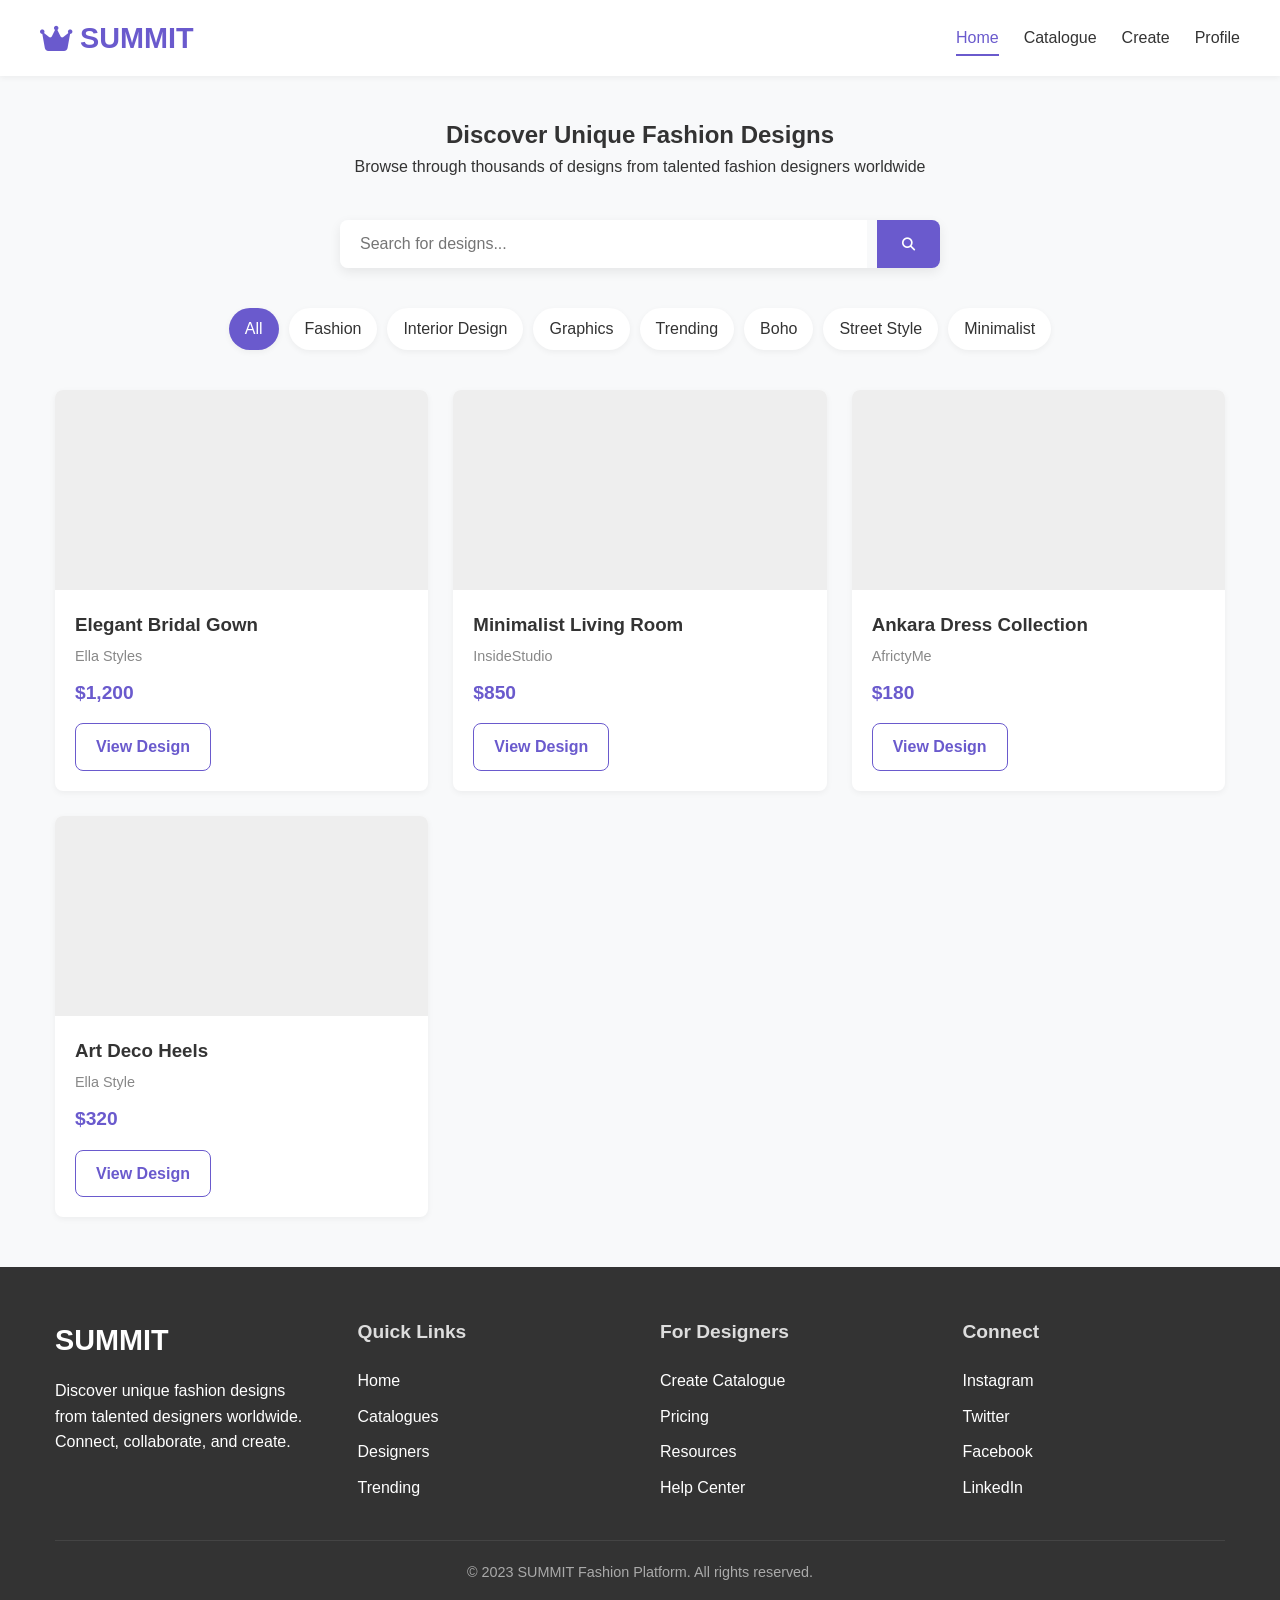
<file: index.html>
<!DOCTYPE html>
<html lang="en">
<head>
    <meta charset="UTF-8">
    <meta name="viewport" content="width=device-width, initial-scale=1.0">
    <title>Fashion Catalogue Platform</title>
    <link rel="stylesheet" href="https://cdnjs.cloudflare.com/ajax/libs/font-awesome/6.4.0/css/all.min.css">
    <link rel="stylesheet" href="styles.css">
</head>
<body>
    <!-- Header -->
    <header>
        <div class="container header-container">
            <div class="logo">
                <i class="fas fa-crown"></i>
                <a href="index.html">SUMMIT</a>
            </div>
            <nav>
                <ul>
                    <li><a href="index.html" class="nav-link active">Home</a></li>
                    <li><a href="catalogue.html" class="nav-link">Catalogue</a></li>
                    <li><a href="create-catalogue.html" class="nav-link">Create</a></li>
                    <li><a href="profile.html" class="nav-link">Profile</a></li>
                </ul>
            </nav>
            <div class="mobile-menu-btn">
                <i class="fas fa-bars"></i>
            </div>
        </div>
        <div class="mobile-nav">
            <ul>
                <li><a href="index.html" class="nav-link">Home</a></li>
                <li><a href="catalogue.html" class="nav-link">Catalogue</a></li>
                <li><a href="create-catalogue.html" class="nav-link">Create</a></li>
                <li><a href="profile.html" class="nav-link">Profile</a></li>
            </ul>
        </div>
    </header>

    <!-- Home Page -->
    <section id="home" class="">
        <div class="container">
            <div class="home-hero">
                <h1>Discover Unique Fashion Designs</h1>
                <p>Browse through thousands of designs from talented fashion designers worldwide</p>
            </div>

            <div class="search-container">
                <div class="search-bar">
                    <input type="text" placeholder="Search for designs...">
                    <button><i class="fas fa-search"></i></button>
                </div>
            </div>

            <div class="category-tabs">
                <div class="category-tab active">All</div>
                <div class="category-tab">Fashion</div>
                <div class="category-tab">Interior Design</div>
                <div class="category-tab">Graphics</div>
                <div class="category-tab">Trending</div>
                <div class="category-tab">Boho</div>
                <div class="category-tab">Street Style</div>
                <div class="category-tab">Minimalist</div>
            </div>

            <div class="designs-grid">
                <div class="card design-card">
                    <div class="design-image" style="background-image: url('https://images.unsplash.com/photo-1595777457583-95e059d581b8?ixlib=rb-1.2.1&auto=format&fit=crop&w=800&q=80');"></div>
                    <div class="design-info">
                        <h3 class="design-title">Elegant Bridal Gown</h3>
                        <p class="design-designer">Ella Styles</p>
                        <p class="design-price">$1,200</p>
                        <a href="catalogue.html" class="btn btn-outline">View Design</a>
                    </div>
                </div>

                <div class="card design-card">
                    <div class="design-image" style="background-image: url('https://images.unsplash.com/photo-1555041469-a586c61ea9bc?ixlib=rb-1.2.1&auto=format&fit=crop&w-800&q=80');"></div>
                    <div class="design-info">
                        <h3 class="design-title">Minimalist Living Room</h3>
                        <p class="design-designer">InsideStudio</p>
                        <p class="design-price">$850</p>
                        <a href="catalogue.html" class="btn btn-outline">View Design</a>
                    </div>
                </div>

                <div class="card design-card">
                    <div class="design-image" style="background-image: url('https://images.unsplash.com/photo-1572804013309-59a88b7e92f1?ixlib=rb-1.2.1&auto=format&fit=crop&w=800&q=80');"></div>
                    <div class="design-info">
                        <h3 class="design-title">Ankara Dress Collection</h3>
                        <p class="design-designer">AfrictyMe</p>
                        <p class="design-price">$180</p>
                        <a href="catalogue.html" class="btn btn-outline">View Design</a>
                    </div>
                </div>

                <div class="card design-card">
                    <div class="design-image" style="background-image: url('https://images.unsplash.com/photo-1586023492125-27b2c045efd7?ixlib=rb-1.2.1&auto=format&fit=crop&w=800&q=80');"></div>
                    <div class="design-info">
                        <h3 class="design-title">Art Deco Heels</h3>
                        <p class="design-designer">Ella Style</p>
                        <p class="design-price">$320</p>
                        <a href="catalogue.html" class="btn btn-outline">View Design</a>
                    </div>
                </div>
            </div>
        </div>
    </section>


    

    <!-- Footer -->
    <footer>
        <div class="container">
            <div class="footer-container">
                <div class="footer-section">
                    <div class="footer-logo">SUMMIT</div>
                    <p>Discover unique fashion designs from talented designers worldwide. Connect, collaborate, and create.</p>
                </div>
                <div class="footer-section">
                    <h3>Quick Links</h3>
                    <ul>
                        <li><a href="#">Home</a></li>
                        <li><a href="#">Catalogues</a></li>
                        <li><a href="#">Designers</a></li>
                        <li><a href="#">Trending</a></li>
                    </ul>
                </div>
                <div class="footer-section">
                    <h3>For Designers</h3>
                    <ul>
                        <li><a href="#">Create Catalogue</a></li>
                        <li><a href="#">Pricing</a></li>
                        <li><a href="#">Resources</a></li>
                        <li><a href="#">Help Center</a></li>
                    </ul>
                </div>
                <div class="footer-section">
                    <h3>Connect</h3>
                    <ul>
                        <li><a href="#">Instagram</a></li>
                        <li><a href="#">Twitter</a></li>
                        <li><a href="#">Facebook</a></li>
                        <li><a href="#">LinkedIn</a></li>
                    </ul>
                </div>
            </div>
            <div class="copyright">
                &copy; 2023 SUMMIT Fashion Platform. All rights reserved.
            </div>
        </div>
    </footer>

    <script src="scripts.js"></script>
</body>
</html>
</file>
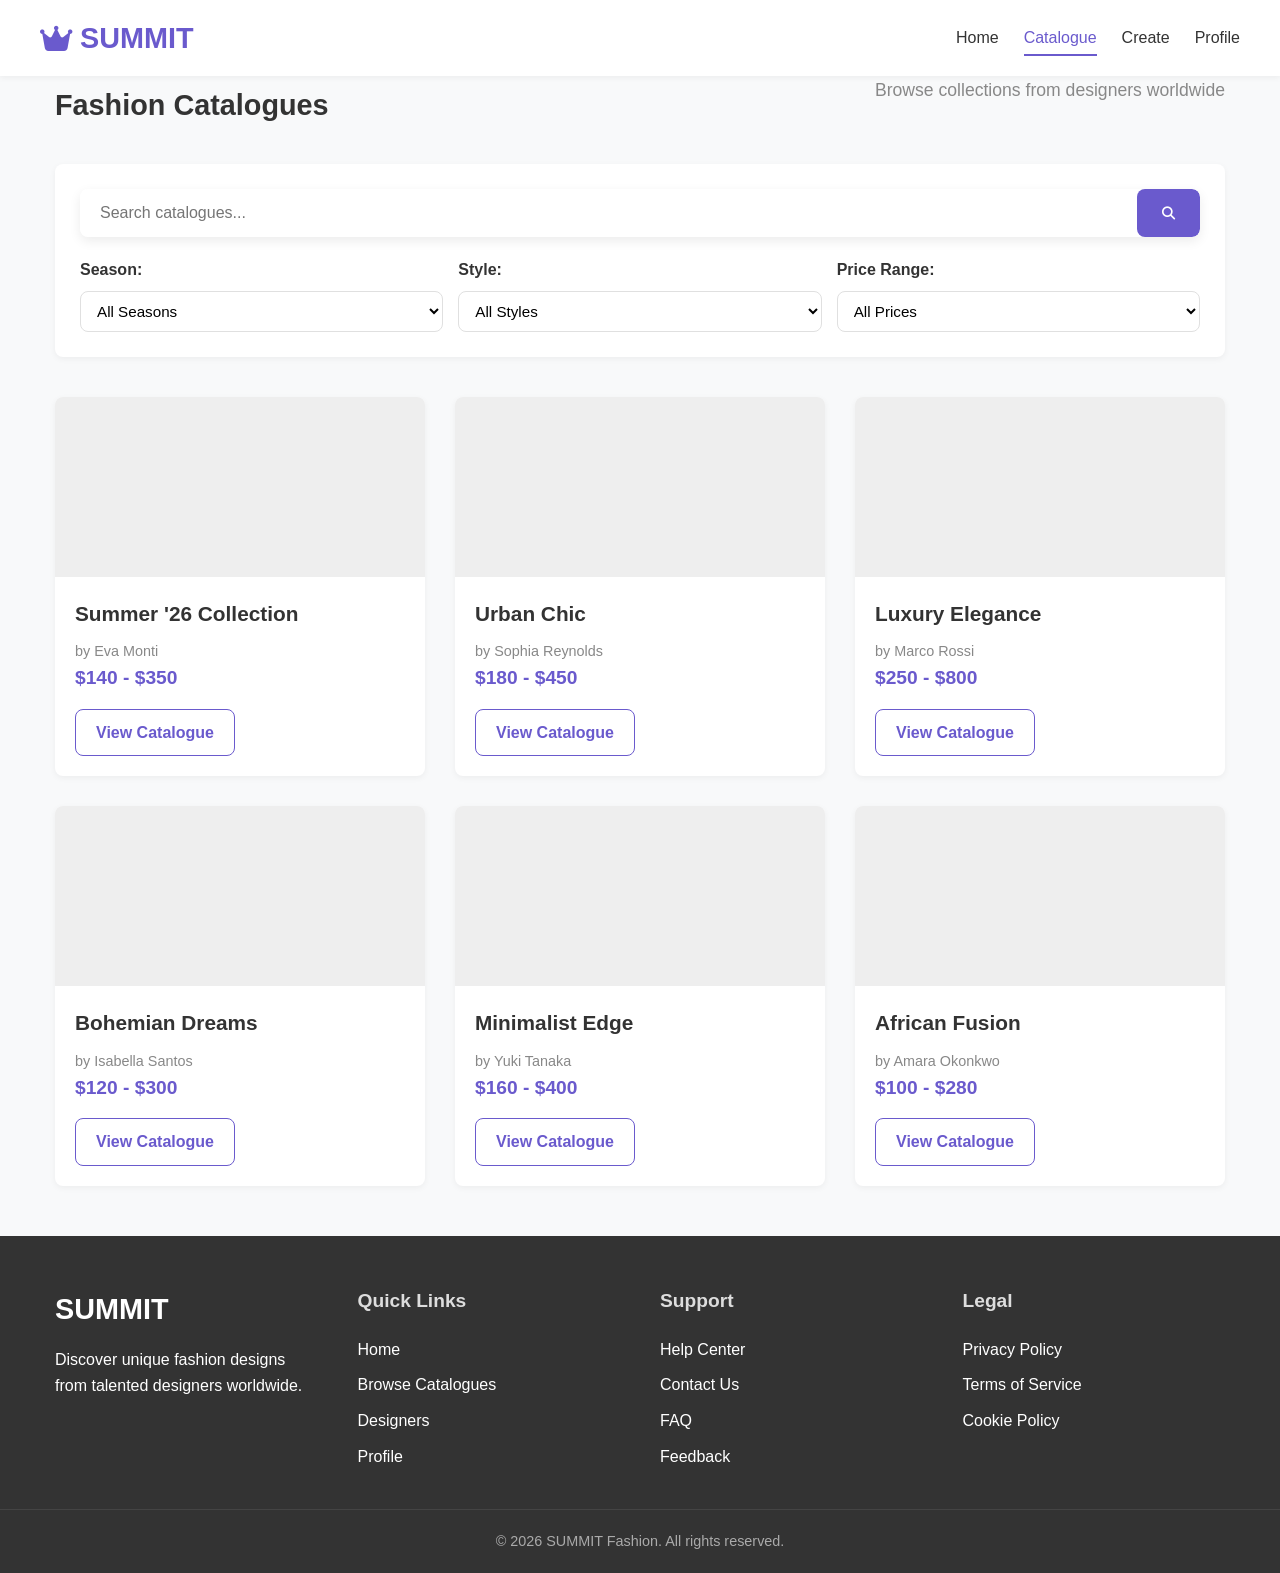
<file: catalogue.html>
<!DOCTYPE html>
<html lang="en">
<head>
    <meta charset="UTF-8">
    <meta name="viewport" content="width=device-width, initial-scale=1.0">
    <title>Browse Catalogues - SUMMIT</title>
    <link rel="stylesheet" href="https://cdnjs.cloudflare.com/ajax/libs/font-awesome/6.4.0/css/all.min.css">
    <link rel="stylesheet" href="styles.css">
</head>
<body>
    <!-- Header -->
    <header>
        <div class="container header-container">
            <div class="logo">
                <i class="fas fa-crown"></i>
                <a href="index.html">SUMMIT</a>
            </div>
            <nav>
                <ul>
                    <li><a href="index.html" class="nav-link">Home</a></li>
                    <li><a href="catalogue.html" class="nav-link active">Catalogue</a></li>
                    <li><a href="create-catalogue.html" class="nav-link">Create</a></li>
                    <li><a href="profile.html" class="nav-link">Profile</a></li>
                </ul>
            </nav>
            <div class="mobile-menu-btn">
                <i class="fas fa-bars"></i>
            </div>
        </div>
        <div class="mobile-nav">
            <ul>
                <li><a href="index.html" class="nav-link">Home</a></li>
                <li><a href="catalogue.html" class="nav-link">Catalogue</a></li>
                <li><a href="create-catalogue.html" class="nav-link">Create</a></li>
                <li><a href="profile.html" class="nav-link">Profile</a></li>
            </ul>
        </div>
    </header>

    <!-- Catalogues Browsing Page -->
    <section id="catalogues" class="page">
        <div class="container">
            <div class="section-header">
                <h1 class="section-title">Fashion Catalogues</h1>
                <p class="section-subtitle">Browse collections from designers worldwide</p>
            </div>

            <!-- Search and Filter -->
            <div class="search-filter-container">
                <div class="search-bar">
                    <input type="text" placeholder="Search catalogues..." class="search-input">
                    <button class="btn btn-primary"><i class="fas fa-search"></i></button>
                </div>
                
                <div class="filter-options">
                    <div class="filter-group">
                        <label for="seasonFilter">Season:</label>
                        <select id="seasonFilter" class="form-control">
                            <option value="">All Seasons</option>
                            <option value="spring">Spring</option>
                            <option value="summer">Summer</option>
                            <option value="fall">Fall</option>
                            <option value="winter">Winter</option>
                        </select>
                    </div>

                    <div class="filter-group">
                        <label for="styleFilter">Style:</label>
                        <select id="styleFilter" class="form-control">
                            <option value="">All Styles</option>
                            <option value="casual">Casual</option>
                            <option value="formal">Formal</option>
                            <option value="boho">Boho</option>
                            <option value="sporty">Sporty</option>
                            <option value="vintage">Vintage</option>
                        </select>
                    </div>

                    <div class="filter-group">
                        <label for="priceFilter">Price Range:</label>
                        <select id="priceFilter" class="form-control">
                            <option value="">All Prices</option>
                            <option value="0-200">$0 - $200</option>
                            <option value="200-500">$200 - $500</option>
                            <option value="500-1000">$500 - $1000</option>
                            <option value="1000">$1000+</option>
                        </select>
                    </div>
                </div>
            </div>

            <!-- Catalogues Grid -->
            <div class="catalogues-grid">
                <!-- Catalogue 1 -->
                <div class="card catalogue-card">
                    <div class="catalogue-card-image" style="background-image: url('https://images.unsplash.com/photo-1515886657613-9f3515b0c78f?ixlib=rb-1.2.1&auto=format&fit=crop&w=800&q=80');"></div>
                    <div class="catalogue-card-info">
                        <h3 class="catalogue-card-title">Summer '26 Collection</h3>
                        <p class="catalogue-card-count">by Eva Monti</p>
                        <p class="design-price">$140 - $350</p>
                        <a href="design-detail.html" class="btn btn-outline">View Catalogue</a>
                    </div>
                </div>

                <!-- Catalogue 2 -->
                <div class="card catalogue-card">
                    <div class="catalogue-card-image" style="background-image: url('https://images.unsplash.com/photo-1515744967553-2e0905bcad38?ixlib=rb-1.2.1&auto=format&fit=crop&w=800&q=80');"></div>
                    <div class="catalogue-card-info">
                        <h3 class="catalogue-card-title">Urban Chic</h3>
                        <p class="catalogue-card-count">by Sophia Reynolds</p>
                        <p class="design-price">$180 - $450</p>
                        <a href="design-detail.html" class="btn btn-outline">View Catalogue</a>
                    </div>
                </div>

                <!-- Catalogue 3 -->
                <div class="card catalogue-card">
                    <div class="catalogue-card-image" style="background-image: url('https://images.unsplash.com/photo-1594938298603-c8148c4dae35?ixlib=rb-1.2.1&auto=format&fit=crop&w=800&q=80');"></div>
                    <div class="catalogue-card-info">
                        <h3 class="catalogue-card-title">Luxury Elegance</h3>
                        <p class="catalogue-card-count">by Marco Rossi</p>
                        <p class="design-price">$250 - $800</p>
                        <a href="design-detail.html" class="btn btn-outline">View Catalogue</a>
                    </div>
                </div>

                <!-- Catalogue 4 -->
                <div class="card catalogue-card">
                    <div class="catalogue-card-image" style="background-image: url('https://images.unsplash.com/photo-1508164185886-e2b12e0ad2d6?ixlib=rb-1.2.1&auto=format&fit=crop&w=800&q=80');"></div>
                    <div class="catalogue-card-info">
                        <h3 class="catalogue-card-title">Bohemian Dreams</h3>
                        <p class="catalogue-card-count">by Isabella Santos</p>
                        <p class="design-price">$120 - $300</p>
                        <a href="design-detail.html" class="btn btn-outline">View Catalogue</a>
                    </div>
                </div>

                <!-- Catalogue 5 -->
                <div class="card catalogue-card">
                    <div class="catalogue-card-image" style="background-image: url('https://images.unsplash.com/photo-1591047139829-d91aecb6caea?ixlib=rb-1.2.1&auto=format&fit=crop&w=800&q=80');"></div>
                    <div class="catalogue-card-info">
                        <h3 class="catalogue-card-title">Minimalist Edge</h3>
                        <p class="catalogue-card-count">by Yuki Tanaka</p>
                        <p class="design-price">$160 - $400</p>
                        <a href="design-detail.html" class="btn btn-outline">View Catalogue</a>
                    </div>
                </div>

                <!-- Catalogue 6 -->
                <div class="card catalogue-card">
                    <div class="catalogue-card-image" style="background-image: url('https://images.unsplash.com/photo-1556821552-107d89abc5ed?ixlib=rb-1.2.1&auto=format&fit=crop&w=800&q=80');"></div>
                    <div class="catalogue-card-info">
                        <h3 class="catalogue-card-title">African Fusion</h3>
                        <p class="catalogue-card-count">by Amara Okonkwo</p>
                        <p class="design-price">$100 - $280</p>
                        <a href="design-detail.html" class="btn btn-outline">View Catalogue</a>
                    </div>
                </div>
            </div>
        </div>
    </section>

    <!-- Footer -->
    <footer>
        <div class="container footer-container">
            <div class="footer-section">
                <div class="footer-logo">SUMMIT</div>
                <p>Discover unique fashion designs from talented designers worldwide.</p>
            </div>

            <div class="footer-section">
                <h3>Quick Links</h3>
                <ul>
                    <li><a href="index.html">Home</a></li>
                    <li><a href="catalogue.html">Browse Catalogues</a></li>
                    <li><a href="designers.html">Designers</a></li>
                    <li><a href="profile.html">Profile</a></li>
                </ul>
            </div>

            <div class="footer-section">
                <h3>Support</h3>
                <ul>
                    <li><a href="#">Help Center</a></li>
                    <li><a href="#">Contact Us</a></li>
                    <li><a href="#">FAQ</a></li>
                    <li><a href="#">Feedback</a></li>
                </ul>
            </div>

            <div class="footer-section">
                <h3>Legal</h3>
                <ul>
                    <li><a href="#">Privacy Policy</a></li>
                    <li><a href="#">Terms of Service</a></li>
                    <li><a href="#">Cookie Policy</a></li>
                </ul>
            </div>
        </div>

        <div class="copyright">
            <p>&copy; 2026 SUMMIT Fashion. All rights reserved.</p>
        </div>
    </footer>

    <script src="scripts.js"></script>
</body>
</html>
</file>
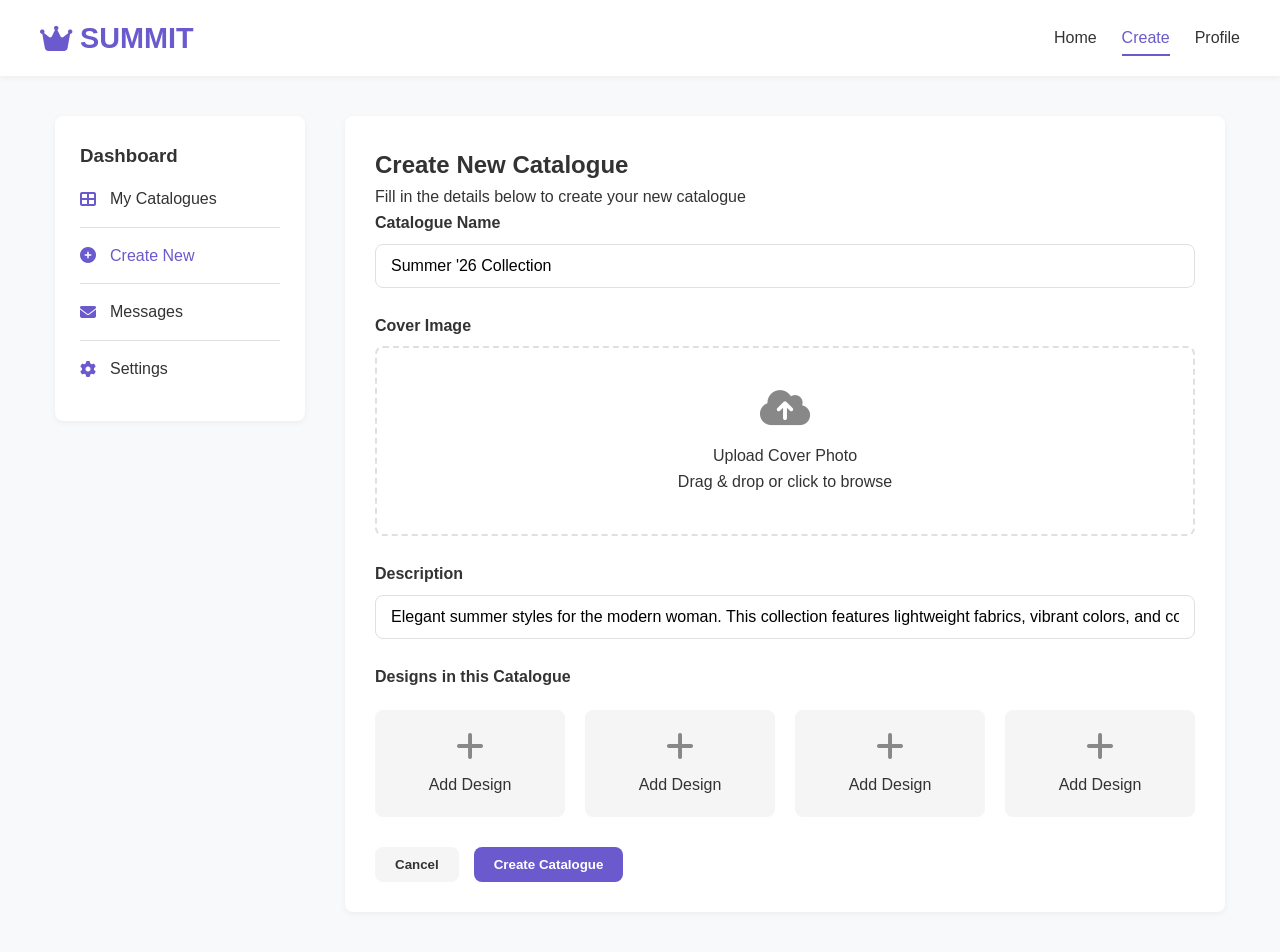
<file: create-catalogue.html>
<!DOCTYPE html>
<html lang="en">
<head>
    <meta charset="UTF-8">
    <meta name="viewport" content="width=device-width, initial-scale=1.0">
    <title>Create Catalogue</title>
    <link rel="stylesheet" href="https://cdnjs.cloudflare.com/ajax/libs/font-awesome/6.4.0/css/all.min.css">
    <link rel="stylesheet" href="styles.css">
</head>
<body>
    <header>
        <div class="container header-container">
            <div class="logo">
                <i class="fas fa-crown"></i>
                <a href="index.html">SUMMIT</a>
            </div>
            <nav>
                <ul>
                    <li><a href="index.html" class="nav-link">Home</a></li>
                    <li><a href="create-catalogue.html" class="nav-link active">Create</a></li>
                    <li><a href="profile.html" class="nav-link">Profile</a></li>
                </ul>
            </nav>
            <div class="mobile-menu-btn">
                <i class="fas fa-bars"></i>
            </div>
        </div>
        <div class="mobile-nav">
            <ul>
                <li><a href="index.html" class="nav-link">Home</a></li>
                <li><a href="catalogue.html" class="nav-link">Catalogue</a></li>
                <li><a href="create-catalogue.html" class="nav-link active">Create</a></li>
                <li><a href="profile.html" class="nav-link">Profile</a></li>
            </ul>
        </div>
    </header>
    <!-- Create Catalogue Page -->
    <section id="create-catalogue" class="page">
        <div class="container">
            <div class="create-catalogue-container">
                <div class="dashboard-sidebar">
                    <h3>Dashboard</h3>
                    <ul>
                        <li><a href="#"><i class="fas fa-th-large"></i> My Catalogues</a></li>
                        <li><a href="#" class="active"><i class="fas fa-plus-circle"></i> Create New</a></li>
                        <li><a href="#"><i class="fas fa-envelope"></i> Messages</a></li>
                        <li><a href="#"><i class="fas fa-cog"></i> Settings</a></li>
                    </ul>
                </div>

                <div class="create-form">
                    <h2>Create New Catalogue</h2>
                    <p>Fill in the details below to create your new catalogue</p>

                    <form id="createCatalogueForm">
                        <div class="form-group">
                            <label for="catalogueName">Catalogue Name</label>
                            <input type="text" id="catalogueName" class="form-control" value="Summer '26 Collection" placeholder="Enter catalogue name">
                        </div>

                        <div class="form-group">
                            <label for="coverImage">Cover Image</label>
                            <div class="upload-area" id="coverImageUpload">
                                <i class="fas fa-cloud-upload-alt"></i>
                                <p>Upload Cover Photo</p>
                                <p class="small-text">Drag & drop or click to browse</p>
                            </div>
                            <input type="file" id="coverImage" class="form-control image-input" accept="image/*" style="display: none;">
                        </div>

                        <div class="form-group">
                            <label for="description">Description</label>
                            <input type="text" id="description" class="form-control" placeholder="Describe your catalogue..." value="Elegant summer styles for the modern woman. This collection features lightweight fabrics, vibrant colors, and contemporary silhouettes perfect for warm weather occasions.">
                        </div>

                        <div class="form-group">
                            <label>Designs in this Catalogue</label>
                            <div class="designs-list">
                                <div class="design-item" id="design1Upload">
                                    <i class="fas fa-plus"></i>
                                    <p>Add Design</p>
                                </div>
                                <div class="design-item" id="design2Upload">
                                    <i class="fas fa-plus"></i>
                                    <p>Add Design</p>
                                </div>
                                <div class="design-item" id="design3Upload">
                                    <i class="fas fa-plus"></i>
                                    <p>Add Design</p>
                                </div>
                                <div class="design-item" id="design4Upload">
                                    <i class="fas fa-plus"></i>
                                    <p>Add Design</p>
                                </div>
                            </div>
                            <input type="file" id="design1" class="form-control image-input" accept="image/*" style="display: none;">
                            <input type="file" id="design2" class="form-control image-input" accept="image/*" style="display: none;">
                            <input type="file" id="design3" class="form-control image-input" accept="image/*" style="display: none;">
                            <input type="file" id="design4" class="form-control image-input" accept="image/*" style="display: none;">
                        </div>

                        <div class="form-actions">
                            <button type="button" class="btn btn-light">Cancel</button>
                            <button type="submit" class="btn btn-primary">Create Catalogue</button>
                        </div>
                    </form>
                </div>
            </div>
        </div>
    </section>
    <script src="scripts.js"></script>
</body>
</html>
</file>
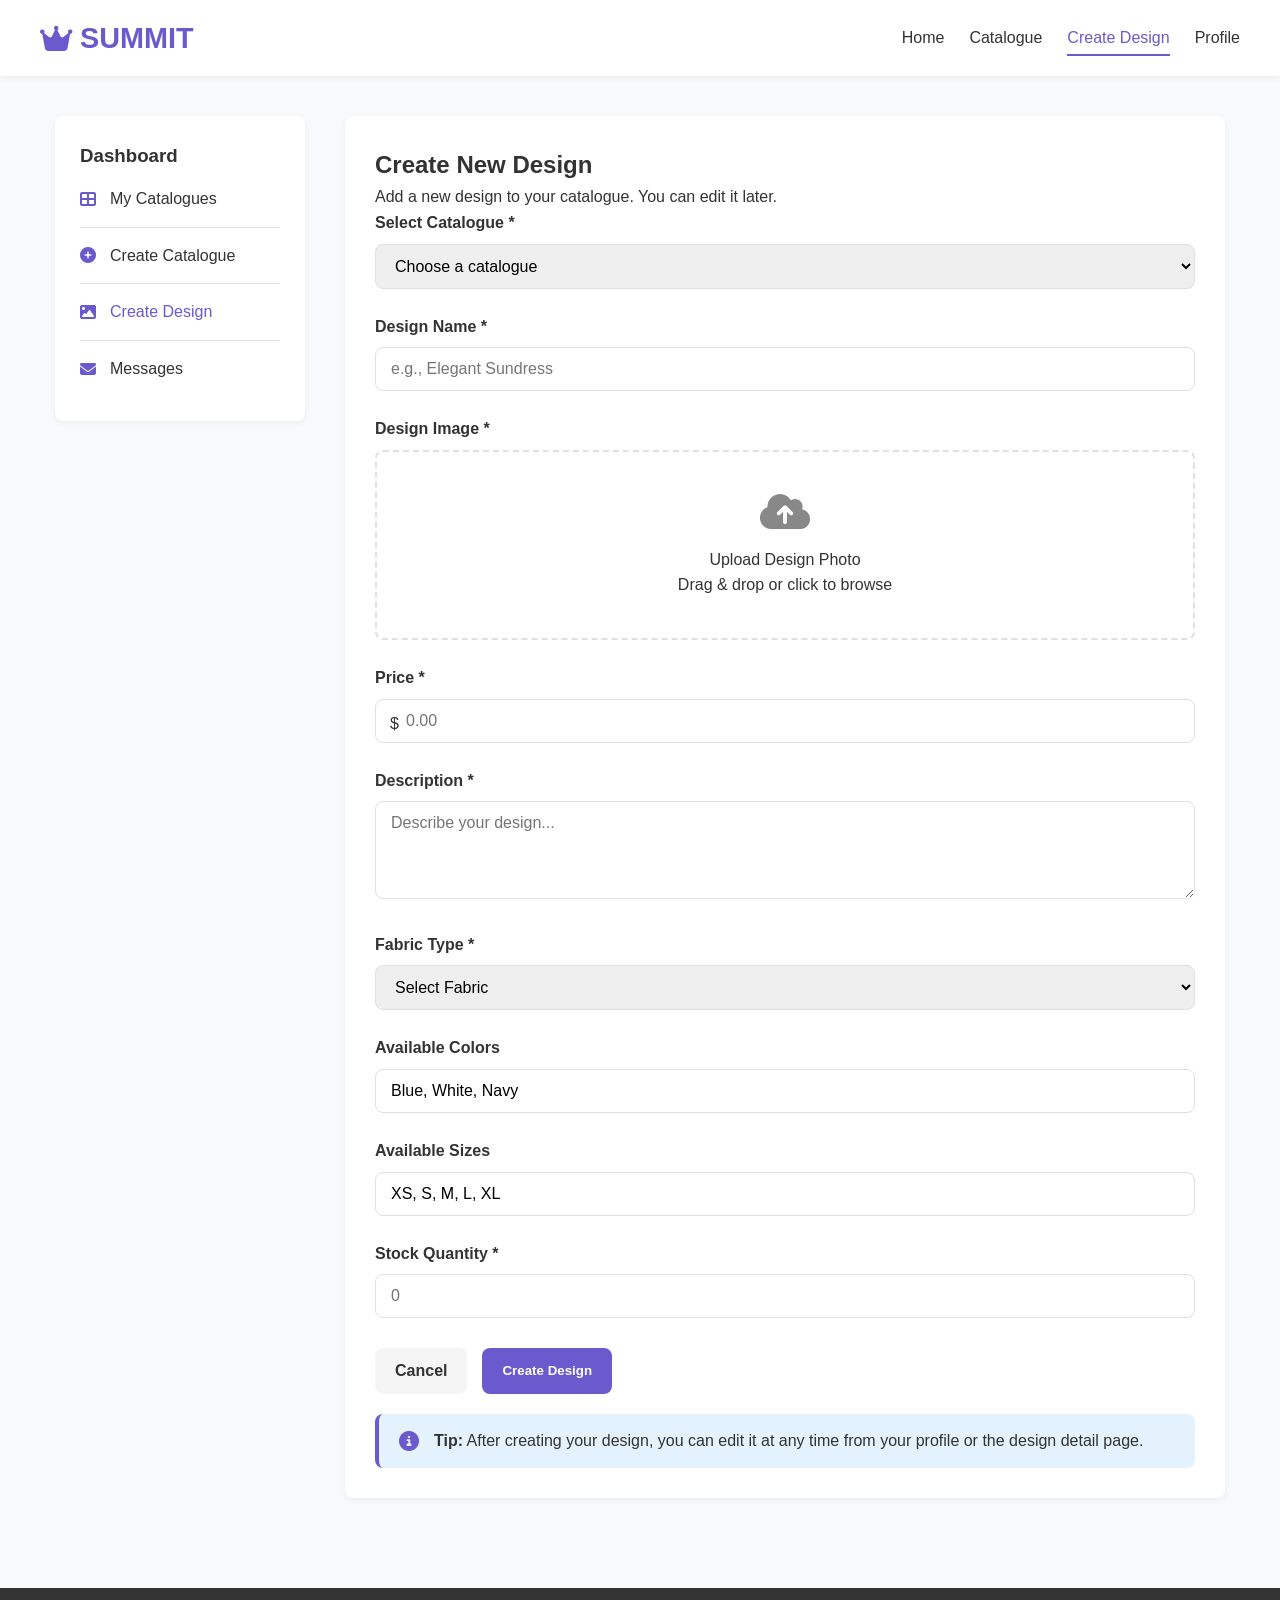
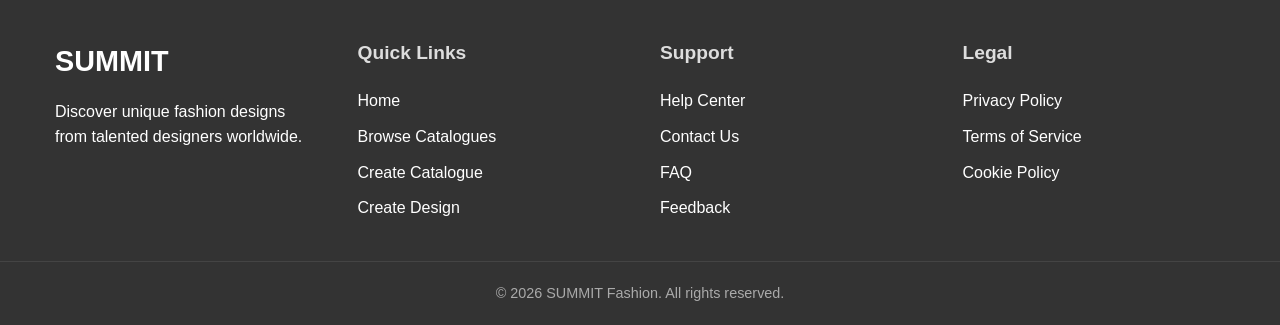
<file: create-design.html>
<!DOCTYPE html>
<html lang="en">
<head>
    <meta charset="UTF-8">
    <meta name="viewport" content="width=device-width, initial-scale=1.0">
    <title>Create Design - SUMMIT</title>
    <link rel="stylesheet" href="https://cdnjs.cloudflare.com/ajax/libs/font-awesome/6.4.0/css/all.min.css">
    <link rel="stylesheet" href="styles.css">
</head>
<body>
    <header>
        <div class="container header-container">
            <div class="logo">
                <i class="fas fa-crown"></i>
                <a href="index.html">SUMMIT</a>
            </div>
            <nav>
                <ul>
                    <li><a href="index.html" class="nav-link">Home</a></li>
                    <li><a href="catalogue.html" class="nav-link">Catalogue</a></li>
                    <li><a href="create-design.html" class="nav-link active">Create Design</a></li>
                    <li><a href="profile.html" class="nav-link">Profile</a></li>
                </ul>
            </nav>
            <div class="mobile-menu-btn">
                <i class="fas fa-bars"></i>
            </div>
        </div>
        <div class="mobile-nav">
            <ul>
                <li><a href="index.html" class="nav-link">Home</a></li>
                <li><a href="catalogue.html" class="nav-link">Catalogue</a></li>
                <li><a href="create-design.html" class="nav-link active">Create Design</a></li>
                <li><a href="profile.html" class="nav-link">Profile</a></li>
            </ul>
        </div>
    </header>

    <!-- Create Design Page -->
    <section id="create-design" class="page">
        <div class="container">
            <div class="create-catalogue-container">
                <div class="dashboard-sidebar">
                    <h3>Dashboard</h3>
                    <ul>
                        <li><a href="profile.html"><i class="fas fa-th-large"></i> My Catalogues</a></li>
                        <li><a href="create-catalogue.html"><i class="fas fa-plus-circle"></i> Create Catalogue</a></li>
                        <li><a href="create-design.html" class="active"><i class="fas fa-image"></i> Create Design</a></li>
                        <li><a href="profile.html"><i class="fas fa-envelope"></i> Messages</a></li>
                    </ul>
                </div>

                <div class="create-form">
                    <h2>Create New Design</h2>
                    <p>Add a new design to your catalogue. You can edit it later.</p>

                    <form id="createDesignForm">
                        <div class="form-group">
                            <label for="selectCatalogue">Select Catalogue *</label>
                            <select id="selectCatalogue" class="form-control" required>
                                <option value="">Choose a catalogue</option>
                                <option value="summer26">Summer '26 Collection</option>
                                <option value="spring26">Spring '26 Collection</option>
                                <option value="winter25">Winter '25 Collection</option>
                            </select>
                        </div>

                        <div class="form-group">
                            <label for="designName">Design Name *</label>
                            <input type="text" id="designName" class="form-control" placeholder="e.g., Elegant Sundress" required>
                        </div>

                        <div class="form-group">
                            <label for="designImage">Design Image *</label>
                            <div class="upload-area" id="designImageUpload">
                                <i class="fas fa-cloud-upload-alt"></i>
                                <p>Upload Design Photo</p>
                                <p class="small-text">Drag & drop or click to browse</p>
                            </div>
                            <input type="file" id="designImage" class="form-control image-input" accept="image/*" style="display: none;">
                        </div>

                        <div class="form-group">
                            <label for="price">Price *</label>
                            <div style="position: relative;">
                                <span style="position: absolute; left: 15px; top: 12px; font-size: 16px;">$</span>
                                <input type="number" id="price" class="form-control" style="padding-left: 30px;" placeholder="0.00" step="0.01" required>
                            </div>
                        </div>

                        <div class="form-group">
                            <label for="designDescription">Description *</label>
                            <textarea id="designDescription" class="form-control" rows="4" placeholder="Describe your design..." required></textarea>
                        </div>

                        <div class="form-group">
                            <label for="fabric">Fabric Type *</label>
                            <select id="fabric" class="form-control" required>
                                <option value="">Select Fabric</option>
                                <option value="cotton">Cotton</option>
                                <option value="silk">Silk</option>
                                <option value="linen">Linen</option>
                                <option value="polyester">Polyester</option>
                                <option value="wool">Wool</option>
                                <option value="blend">Blend</option>
                            </select>
                        </div>

                        <div class="form-group">
                            <label for="colors">Available Colors</label>
                            <input type="text" id="colors" class="form-control" placeholder="e.g., Blue, White, Navy (comma-separated)" value="Blue, White, Navy">
                        </div>

                        <div class="form-group">
                            <label for="sizes">Available Sizes</label>
                            <input type="text" id="sizes" class="form-control" placeholder="e.g., XS, S, M, L, XL (comma-separated)" value="XS, S, M, L, XL">
                        </div>

                        <div class="form-group">
                            <label for="quantity">Stock Quantity *</label>
                            <input type="number" id="quantity" class="form-control" placeholder="0" min="0" required>
                        </div>

                        <div class="form-actions">
                            <a href="profile.html" class="btn btn-light">Cancel</a>
                            <button type="submit" class="btn btn-primary">Create Design</button>
                        </div>
                    </form>

                    <div class="info-box">
                        <i class="fas fa-info-circle"></i>
                        <p><strong>Tip:</strong> After creating your design, you can edit it at any time from your profile or the design detail page.</p>
                    </div>
                </div>
            </div>
        </div>
    </section>

    <!-- Footer -->
    <footer>
        <div class="container footer-container">
            <div class="footer-section">
                <div class="footer-logo">SUMMIT</div>
                <p>Discover unique fashion designs from talented designers worldwide.</p>
            </div>

            <div class="footer-section">
                <h3>Quick Links</h3>
                <ul>
                    <li><a href="index.html">Home</a></li>
                    <li><a href="catalogue.html">Browse Catalogues</a></li>
                    <li><a href="create-catalogue.html">Create Catalogue</a></li>
                    <li><a href="create-design.html">Create Design</a></li>
                </ul>
            </div>

            <div class="footer-section">
                <h3>Support</h3>
                <ul>
                    <li><a href="#">Help Center</a></li>
                    <li><a href="#">Contact Us</a></li>
                    <li><a href="#">FAQ</a></li>
                    <li><a href="#">Feedback</a></li>
                </ul>
            </div>

            <div class="footer-section">
                <h3>Legal</h3>
                <ul>
                    <li><a href="#">Privacy Policy</a></li>
                    <li><a href="#">Terms of Service</a></li>
                    <li><a href="#">Cookie Policy</a></li>
                </ul>
            </div>
        </div>

        <div class="copyright">
            <p>&copy; 2026 SUMMIT Fashion. All rights reserved.</p>
        </div>
    </footer>

    <script src="scripts.js"></script>
</body>
</html>
</file>
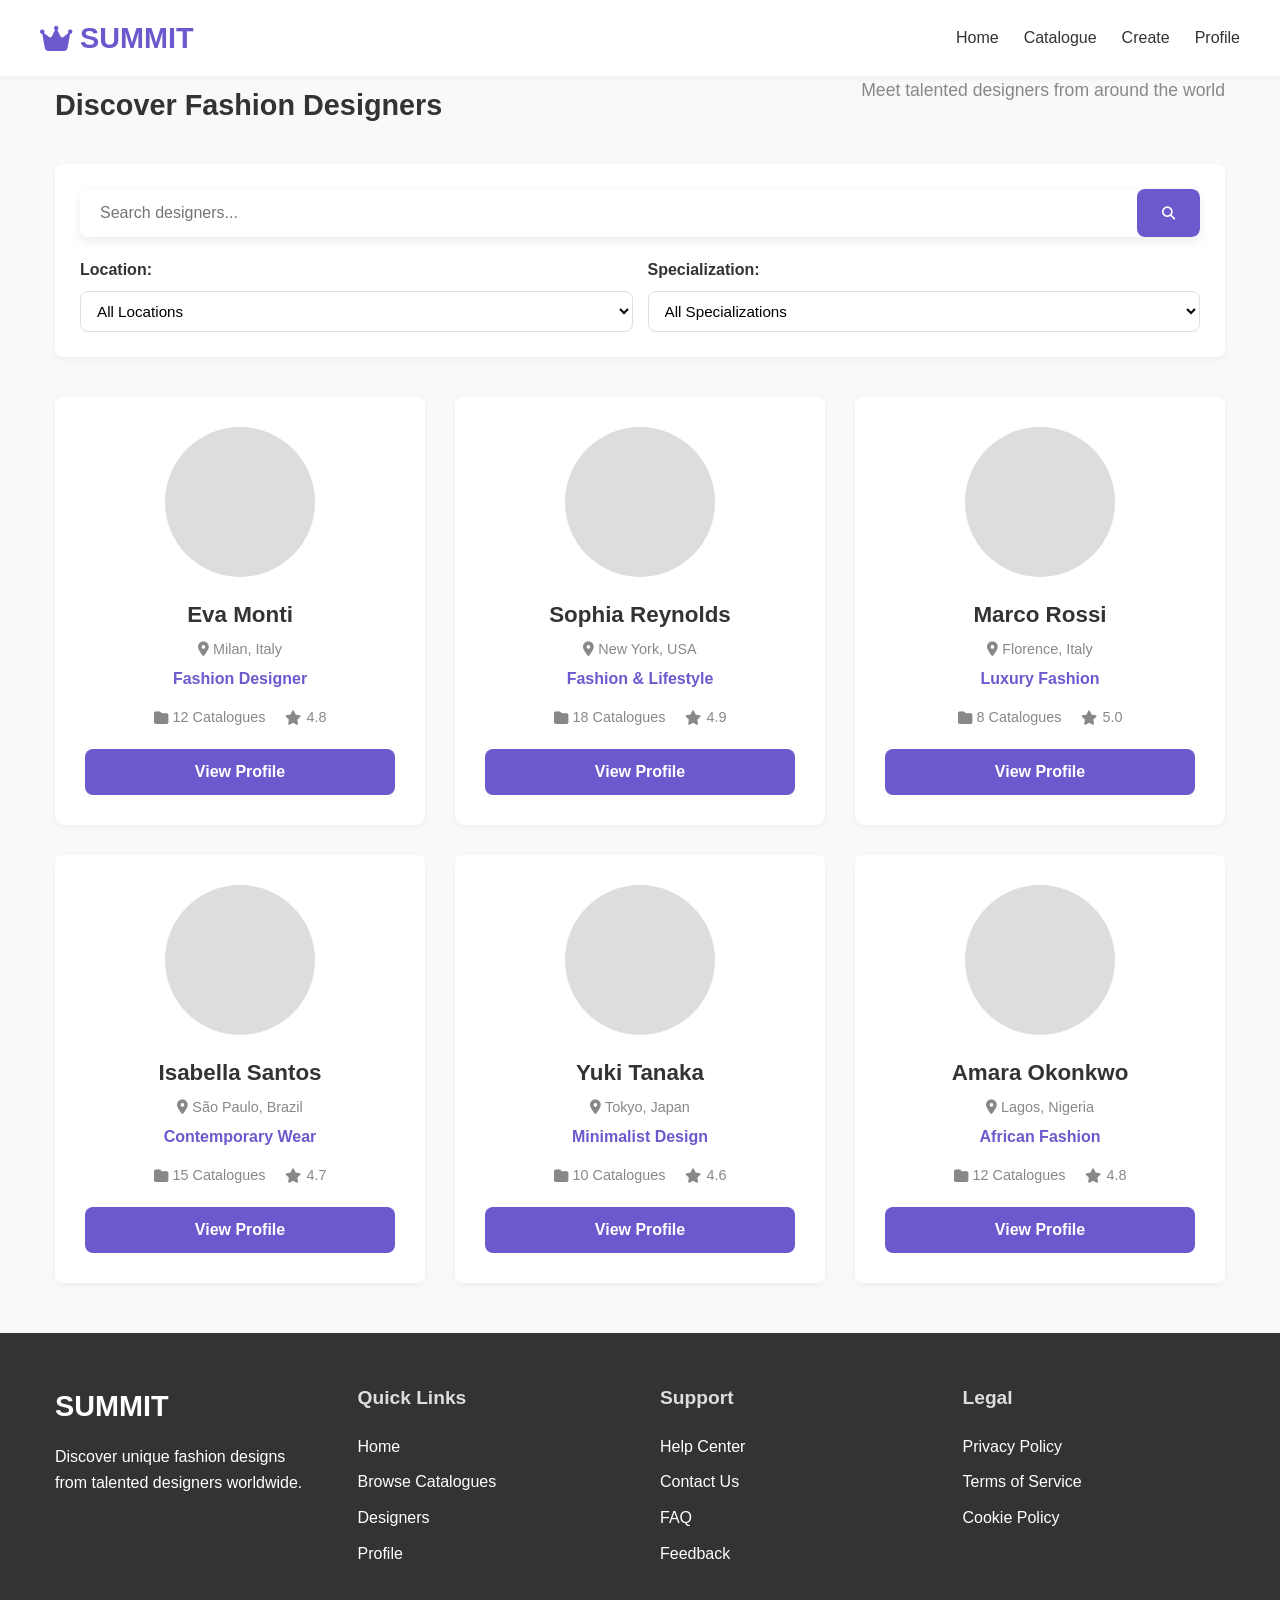
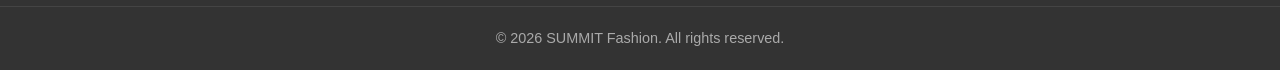
<file: designers.html>
<!DOCTYPE html>
<html lang="en">
<head>
    <meta charset="UTF-8">
    <meta name="viewport" content="width=device-width, initial-scale=1.0">
    <title>Designers - SUMMIT</title>
    <link rel="stylesheet" href="https://cdnjs.cloudflare.com/ajax/libs/font-awesome/6.4.0/css/all.min.css">
    <link rel="stylesheet" href="styles.css">
</head>
<body>
    <!-- Header -->
    <header>
        <div class="container header-container">
            <div class="logo">
                <i class="fas fa-crown"></i>
                <a href="index.html">SUMMIT</a>
            </div>
            <nav>
                <ul>
                    <li><a href="index.html" class="nav-link">Home</a></li>
                    <li><a href="catalogue.html" class="nav-link">Catalogue</a></li>
                    <li><a href="create-catalogue.html" class="nav-link">Create</a></li>
                    <li><a href="profile.html" class="nav-link">Profile</a></li>
                </ul>
            </nav>
            <div class="mobile-menu-btn">
                <i class="fas fa-bars"></i>
            </div>
        </div>
        <div class="mobile-nav">
            <ul>
                <li><a href="index.html" class="nav-link">Home</a></li>
                <li><a href="catalogue.html" class="nav-link">Catalogue</a></li>
                <li><a href="create-catalogue.html" class="nav-link">Create</a></li>
                <li><a href="profile.html" class="nav-link">Profile</a></li>
            </ul>
        </div>
    </header>

    <!-- Designers Page -->
    <section id="designers" class="page">
        <div class="container">
            <div class="section-header">
                <h1 class="section-title">Discover Fashion Designers</h1>
                <p class="section-subtitle">Meet talented designers from around the world</p>
            </div>

            <!-- Search and Filter -->
            <div class="search-filter-container">
                <div class="search-bar">
                    <input type="text" placeholder="Search designers..." class="search-input">
                    <button class="btn btn-primary"><i class="fas fa-search"></i></button>
                </div>
                
                <div class="filter-options">
                    <div class="filter-group">
                        <label for="locationFilter">Location:</label>
                        <select id="locationFilter" class="form-control">
                            <option value="">All Locations</option>
                            <option value="new-york">New York</option>
                            <option value="paris">Paris</option>
                            <option value="london">London</option>
                            <option value="milan">Milan</option>
                            <option value="tokyo">Tokyo</option>
                        </select>
                    </div>

                    <div class="filter-group">
                        <label for="specializationFilter">Specialization:</label>
                        <select id="specializationFilter" class="form-control">
                            <option value="">All Specializations</option>
                            <option value="fashion">Fashion</option>
                            <option value="interior">Interior Design</option>
                            <option value="graphics">Graphics</option>
                            <option value="jewelry">Jewelry</option>
                        </select>
                    </div>
                </div>
            </div>

            <!-- Designers Grid -->
            <div class="designers-grid">
                <!-- Designer Card 1 -->
                <div class="card designer-card">
                    <div class="designer-avatar" style="background-image: url('https://images.unsplash.com/photo-1494790108377-be9c29b29330?ixlib=rb-1.2.1&auto=format&fit=crop&w=500&q=60');"></div>
                    <div class="designer-card-info">
                        <h3 class="designer-name">Eva Monti</h3>
                        <p class="designer-location"><i class="fas fa-map-marker-alt"></i> Milan, Italy</p>
                        <p class="designer-specialty">Fashion Designer</p>
                        <div class="designer-stats">
                            <span><i class="fas fa-folder"></i> 12 Catalogues</span>
                            <span><i class="fas fa-star"></i> 4.8</span>
                        </div>
                        <a href="profile.html" class="btn btn-primary">View Profile</a>
                    </div>
                </div>

                <!-- Designer Card 2 -->
                <div class="card designer-card">
                    <div class="designer-avatar" style="background-image: url('https://images.unsplash.com/photo-1507003211169-0a1dd7228f2d?ixlib=rb-1.2.1&auto=format&fit=crop&w=500&q=60');"></div>
                    <div class="designer-card-info">
                        <h3 class="designer-name">Sophia Reynolds</h3>
                        <p class="designer-location"><i class="fas fa-map-marker-alt"></i> New York, USA</p>
                        <p class="designer-specialty">Fashion & Lifestyle</p>
                        <div class="designer-stats">
                            <span><i class="fas fa-folder"></i> 18 Catalogues</span>
                            <span><i class="fas fa-star"></i> 4.9</span>
                        </div>
                        <a href="profile.html" class="btn btn-primary">View Profile</a>
                    </div>
                </div>

                <!-- Designer Card 3 -->
                <div class="card designer-card">
                    <div class="designer-avatar" style="background-image: url('https://images.unsplash.com/photo-1438761681033-6461ffad8d80?ixlib=rb-1.2.1&auto=format&fit=crop&w=500&q=60');"></div>
                    <div class="designer-card-info">
                        <h3 class="designer-name">Marco Rossi</h3>
                        <p class="designer-location"><i class="fas fa-map-marker-alt"></i> Florence, Italy</p>
                        <p class="designer-specialty">Luxury Fashion</p>
                        <div class="designer-stats">
                            <span><i class="fas fa-folder"></i> 8 Catalogues</span>
                            <span><i class="fas fa-star"></i> 5.0</span>
                        </div>
                        <a href="profile.html" class="btn btn-primary">View Profile</a>
                    </div>
                </div>

                <!-- Designer Card 4 -->
                <div class="card designer-card">
                    <div class="designer-avatar" style="background-image: url('https://images.unsplash.com/photo-1516062423079-7ca13cdc7f5a?ixlib=rb-1.2.1&auto=format&fit=crop&w=500&q=60');"></div>
                    <div class="designer-card-info">
                        <h3 class="designer-name">Isabella Santos</h3>
                        <p class="designer-location"><i class="fas fa-map-marker-alt"></i> São Paulo, Brazil</p>
                        <p class="designer-specialty">Contemporary Wear</p>
                        <div class="designer-stats">
                            <span><i class="fas fa-folder"></i> 15 Catalogues</span>
                            <span><i class="fas fa-star"></i> 4.7</span>
                        </div>
                        <a href="profile.html" class="btn btn-primary">View Profile</a>
                    </div>
                </div>

                <!-- Designer Card 5 -->
                <div class="card designer-card">
                    <div class="designer-avatar" style="background-image: url('https://images.unsplash.com/photo-1517257373814-b7207e396eba?ixlib=rb-1.2.1&auto=format&fit=crop&w=500&q=60');"></div>
                    <div class="designer-card-info">
                        <h3 class="designer-name">Yuki Tanaka</h3>
                        <p class="designer-location"><i class="fas fa-map-marker-alt"></i> Tokyo, Japan</p>
                        <p class="designer-specialty">Minimalist Design</p>
                        <div class="designer-stats">
                            <span><i class="fas fa-folder"></i> 10 Catalogues</span>
                            <span><i class="fas fa-star"></i> 4.6</span>
                        </div>
                        <a href="profile.html" class="btn btn-primary">View Profile</a>
                    </div>
                </div>

                <!-- Designer Card 6 -->
                <div class="card designer-card">
                    <div class="designer-avatar" style="background-image: url('https://images.unsplash.com/photo-1521296573592-7d58c4d30b90?ixlib=rb-1.2.1&auto=format&fit=crop&w=500&q=60');"></div>
                    <div class="designer-card-info">
                        <h3 class="designer-name">Amara Okonkwo</h3>
                        <p class="designer-location"><i class="fas fa-map-marker-alt"></i> Lagos, Nigeria</p>
                        <p class="designer-specialty">African Fashion</p>
                        <div class="designer-stats">
                            <span><i class="fas fa-folder"></i> 12 Catalogues</span>
                            <span><i class="fas fa-star"></i> 4.8</span>
                        </div>
                        <a href="profile.html" class="btn btn-primary">View Profile</a>
                    </div>
                </div>
            </div>
        </div>
    </section>

    <!-- Footer -->
    <footer>
        <div class="container footer-container">
            <div class="footer-section">
                <div class="footer-logo">SUMMIT</div>
                <p>Discover unique fashion designs from talented designers worldwide.</p>
            </div>

            <div class="footer-section">
                <h3>Quick Links</h3>
                <ul>
                    <li><a href="index.html">Home</a></li>
                    <li><a href="catalogue.html">Browse Catalogues</a></li>
                    <li><a href="designers.html">Designers</a></li>
                    <li><a href="profile.html">Profile</a></li>
                </ul>
            </div>

            <div class="footer-section">
                <h3>Support</h3>
                <ul>
                    <li><a href="#">Help Center</a></li>
                    <li><a href="#">Contact Us</a></li>
                    <li><a href="#">FAQ</a></li>
                    <li><a href="#">Feedback</a></li>
                </ul>
            </div>

            <div class="footer-section">
                <h3>Legal</h3>
                <ul>
                    <li><a href="#">Privacy Policy</a></li>
                    <li><a href="#">Terms of Service</a></li>
                    <li><a href="#">Cookie Policy</a></li>
                </ul>
            </div>
        </div>

        <div class="copyright">
            <p>&copy; 2026 SUMMIT Fashion. All rights reserved.</p>
        </div>
    </footer>

    <script src="scripts.js"></script>
</body>
</html>
</file>
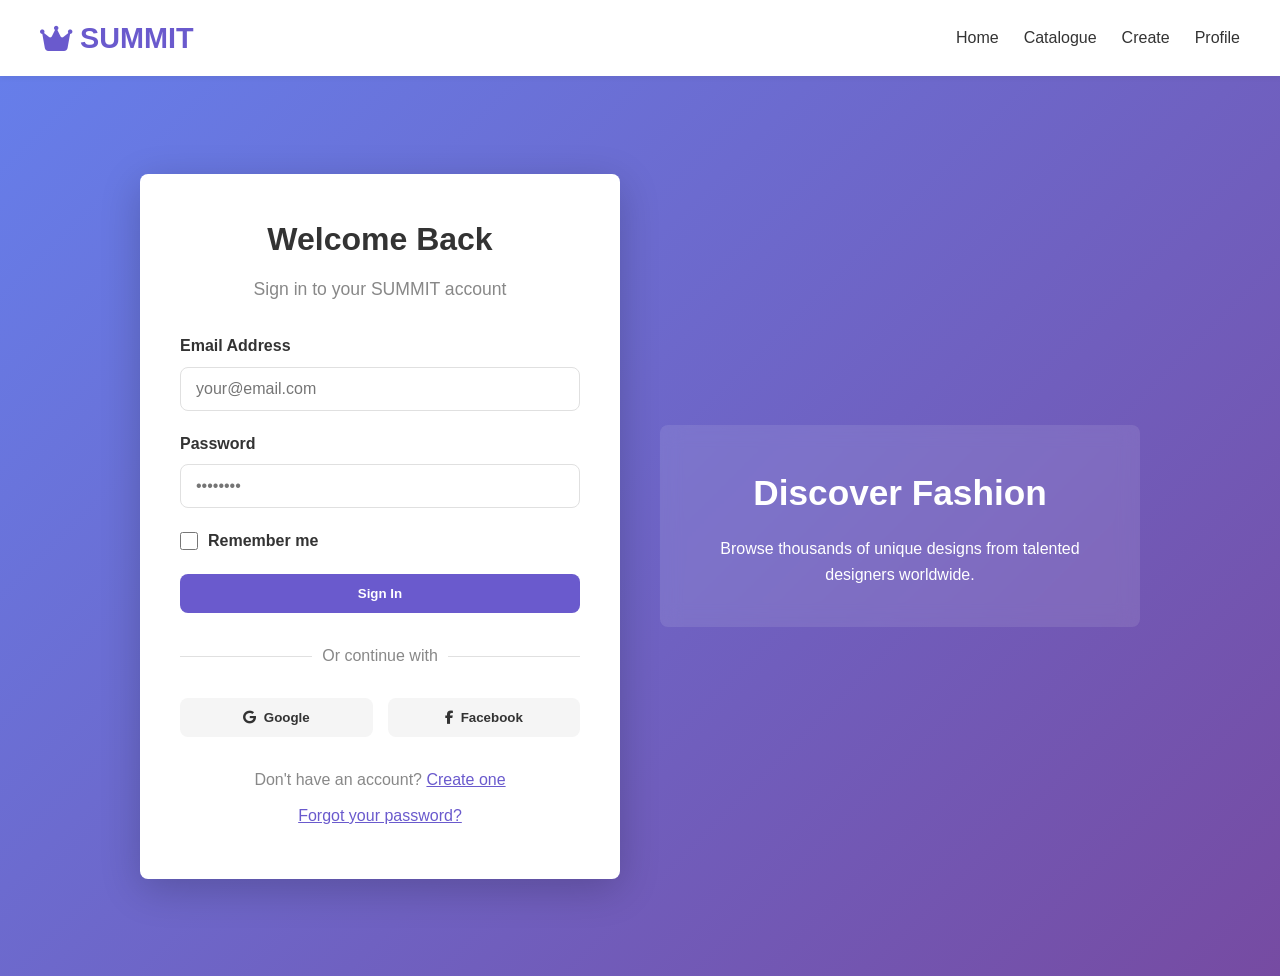
<file: login.html>
<!DOCTYPE html>
<html lang="en">
<head>
    <meta charset="UTF-8">
    <meta name="viewport" content="width=device-width, initial-scale=1.0">
    <title>Login - SUMMIT</title>
    <link rel="stylesheet" href="https://cdnjs.cloudflare.com/ajax/libs/font-awesome/6.4.0/css/all.min.css">
    <link rel="stylesheet" href="styles.css">
</head>
<body>
    <!-- Header -->
    <header>
        <div class="container header-container">
            <div class="logo">
                <i class="fas fa-crown"></i>
                <a href="index.html">SUMMIT</a>
            </div>
            <nav>
                <ul>
                    <li><a href="index.html" class="nav-link">Home</a></li>
                    <li><a href="catalogue.html" class="nav-link">Catalogue</a></li>
                    <li><a href="create-catalogue.html" class="nav-link">Create</a></li>
                    <li><a href="profile.html" class="nav-link">Profile</a></li>
                </ul>
            </nav>
            <div class="mobile-menu-btn">
                <i class="fas fa-bars"></i>
            </div>
        </div>
        <div class="mobile-nav">
            <ul>
                <li><a href="index.html" class="nav-link">Home</a></li>
                <li><a href="catalogue.html" class="nav-link">Catalogue</a></li>
                <li><a href="create-catalogue.html" class="nav-link">Create</a></li>
                <li><a href="profile.html" class="nav-link">Profile</a></li>
            </ul>
        </div>
    </header>

    <!-- Login Page -->
    <section id="login" class="auth-page">
        <div class="auth-container">
            <div class="auth-form-wrapper">
                <div class="auth-header">
                    <h1>Welcome Back</h1>
                    <p>Sign in to your SUMMIT account</p>
                </div>

                <form id="loginForm" class="auth-form">
                    <div class="form-group">
                        <label for="email">Email Address</label>
                        <input type="email" id="email" name="email" class="form-control" placeholder="your@email.com" required>
                    </div>

                    <div class="form-group">
                        <label for="password">Password</label>
                        <input type="password" id="password" name="password" class="form-control" placeholder="••••••••" required>
                    </div>

                    <div class="form-group checkbox">
                        <input type="checkbox" id="remember" name="remember">
                        <label for="remember">Remember me</label>
                    </div>

                    <button type="submit" class="btn btn-primary full-width">Sign In</button>
                </form>

                <div class="auth-divider">
                    <span>Or continue with</span>
                </div>

                <div class="social-login">
                    <button class="btn btn-light social-btn">
                        <i class="fab fa-google"></i> Google
                    </button>
                    <button class="btn btn-light social-btn">
                        <i class="fab fa-facebook-f"></i> Facebook
                    </button>
                </div>

                <div class="auth-footer">
                    <p>Don't have an account? <a href="register.html">Create one</a></p>
                    <p><a href="#">Forgot your password?</a></p>
                </div>
            </div>

            <div class="auth-image">
                <div class="auth-image-content">
                    <h2>Discover Fashion</h2>
                    <p>Browse thousands of unique designs from talented designers worldwide.</p>
                </div>
            </div>
        </div>
    </section>

    <script src="scripts.js"></script>
</body>
</html>
</file>
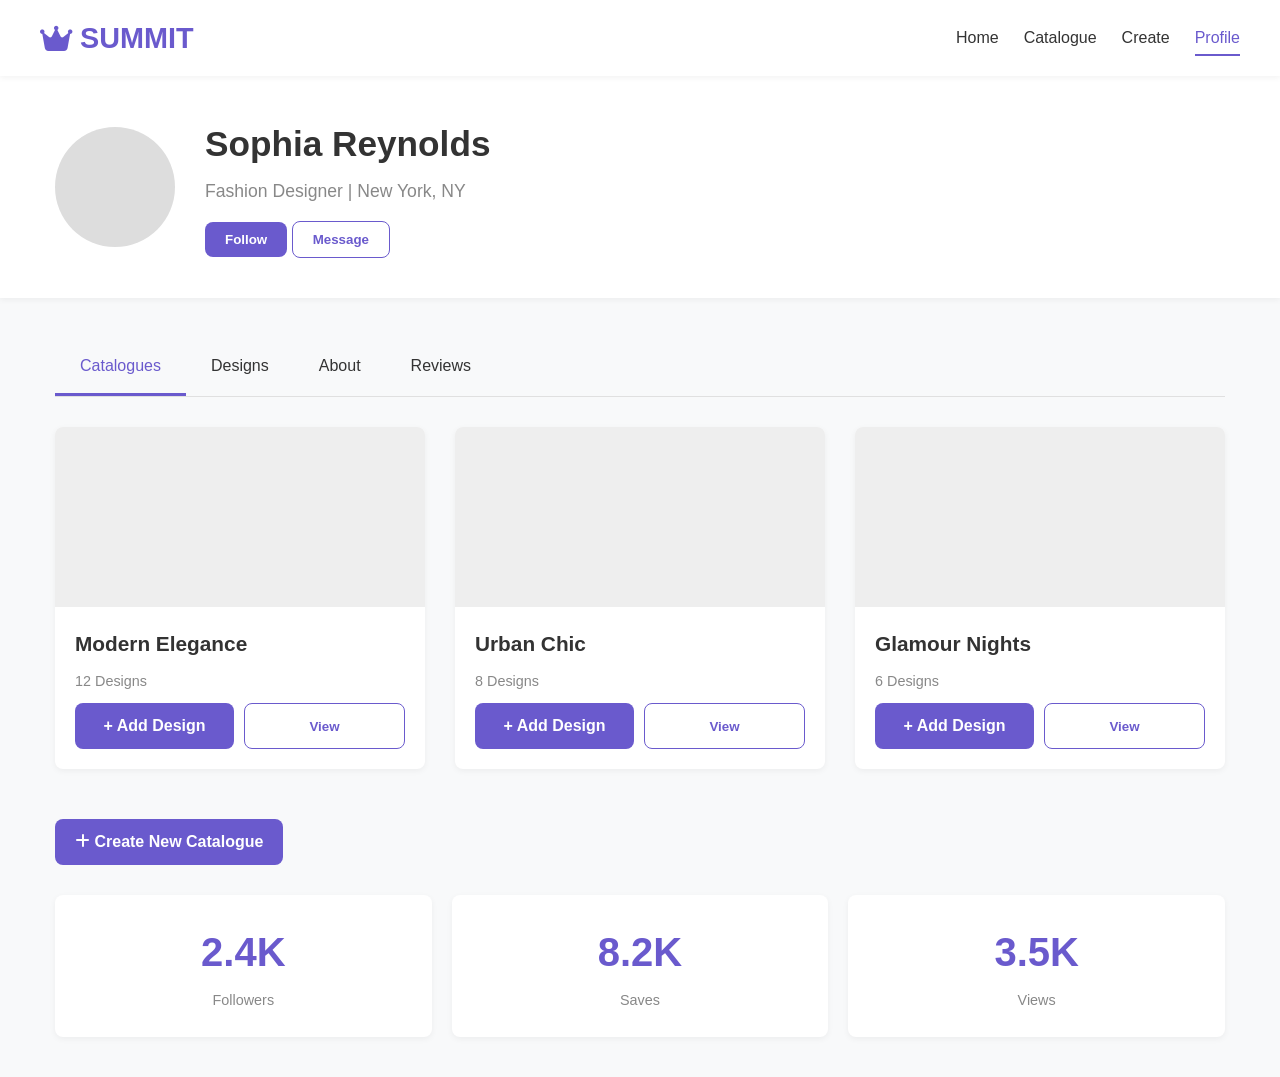
<file: profile.html>
<!DOCTYPE html>
<html lang="en">
<head>
    <meta charset="UTF-8">
    <meta name="viewport" content="width=device-width, initial-scale=1.0">
    <title>Profile</title>
    <link rel="stylesheet" href="styles.css">
    <link rel="stylesheet" href="https://cdnjs.cloudflare.com/ajax/libs/font-awesome/6.4.0/css/all.min.css">
</head>
<body>
    <header>
        <div class="container header-container">
            <div class="logo">
                <i class="fas fa-crown"></i>
                <a href="index.html">SUMMIT</a>
            </div>
            <nav>
                <ul>
                    <li><a href="index.html" class="nav-link">Home</a></li>
                    <li><a href="catalogue.html" class="nav-link">Catalogue</a></li>
                    <li><a href="create-catalogue.html" class="nav-link">Create</a></li>
                    <li><a href="profile.html" class="nav-link active">Profile</a></li>
                </ul>
            </nav>
            <div class="mobile-menu-btn">
                <i class="fas fa-bars"></i>
            </div>
        </div>
        <div class="mobile-nav">
            <ul>
                <li><a href="index.html" class="nav-link">Home</a></li>
                <li><a href="catalogue.html" class="nav-link">Catalogue</a></li>
                <li><a href="create-catalogue.html" class="nav-link">Create</a></li>
                <li><a href="profile.html" class="nav-link">Profile</a></li>
            </ul>
        </div>
    </header>
    <!-- Designer Profile Page -->
    <section id="designer" class="page">
        <div class="designer-profile-header">
            <div class="container">
                <div class="designer-profile-container">
                    <div class="designer-avatar-large"></div>
                    <div class="designer-info-large">
                        <h1>Sophia Reynolds</h1>
                        <p>Fashion Designer | New York, NY</p>
                        <button class="btn btn-primary">Follow</button>
                        <button class="btn btn-outline">Message</button>
                    </div>
                </div>
            </div>
        </div>

        <div class="container">
            <div class="profile-tabs">
                <div class="profile-tab active" data-tab="catalogues">Catalogues</div>
                <div class="profile-tab" data-tab="designs">Designs</div>
                <div class="profile-tab" data-tab="about">About</div>
                <div class="profile-tab" data-tab="reviews">Reviews</div>
            </div>

            <div class="tab-content active" id="catalogues-tab">
                <div class="catalogues-grid">
                    <div class="card catalogue-card">
                        <div class="catalogue-card-image" style="background-image: url('https://images.unsplash.com/photo-1515372039744-b8f02a3ae446?ixlib=rb-1.2.1&auto=format&fit=crop&w=800&q=80');"></div>
                        <div class="catalogue-card-info">
                            <h3 class="catalogue-card-title">Modern Elegance</h3>
                            <p class="catalogue-card-count">12 Designs</p>
                            <div style="display: flex; gap: 10px; margin-top: 10px;">
                                <a href="create-design.html?catalogue=1" class="btn btn-primary" style="flex: 1; text-align: center; margin: 0;">+ Add Design</a>
                                <button class="btn btn-outline" style="flex: 1;">View</button>
                            </div>
                        </div>
                    </div>

                    <div class="card catalogue-card">
                        <div class="catalogue-card-image" style="background-image: url('https://images.unsplash.com/photo-1515886657613-9f3515b0c78f?ixlib=rb-1.2.1&auto=format&fit=crop&w=800&q=80');"></div>
                        <div class="catalogue-card-info">
                            <h3 class="catalogue-card-title">Urban Chic</h3>
                            <p class="catalogue-card-count">8 Designs</p>
                            <div style="display: flex; gap: 10px; margin-top: 10px;">
                                <a href="create-design.html?catalogue=2" class="btn btn-primary" style="flex: 1; text-align: center; margin: 0;">+ Add Design</a>
                                <button class="btn btn-outline" style="flex: 1;">View</button>
                            </div>
                        </div>
                    </div>

                    <div class="card catalogue-card">
                        <div class="catalogue-card-image" style="background-image: url('https://images.unsplash.com/photo-1567401893414-76b7b1e5a7a5?ixlib=rb-1.2.1&auto=format&fit=crop&w=800&q=80');"></div>
                        <div class="catalogue-card-info">
                            <h3 class="catalogue-card-title">Glamour Nights</h3>
                            <p class="catalogue-card-count">6 Designs</p>
                            <div style="display: flex; gap: 10px; margin-top: 10px;">
                                <a href="create-design.html?catalogue=3" class="btn btn-primary" style="flex: 1; text-align: center; margin: 0;">+ Add Design</a>
                                <button class="btn btn-outline" style="flex: 1;">View</button>
                            </div>
                        </div>
                    </div>
                </div>

                <div style="margin-top: 30px; margin-bottom: 30px;">
                    <a href="create-catalogue.html" class="btn btn-primary"><i class="fas fa-plus"></i> Create New Catalogue</a>
                </div>

                <div class="analytics-overview">
                    <div class="card analytic-card">
                        <div class="number">2.4K</div>
                        <div class="label">Followers</div>
                    </div>
                    <div class="card analytic-card">
                        <div class="number">8.2K</div>
                        <div class="label">Saves</div>
                    </div>
                    <div class="card analytic-card">
                        <div class="number">3.5K</div>
                        <div class="label">Views</div>
                    </div>
                </div>
            </div>
        </div>
    </section>
</body>
</html>
</file>
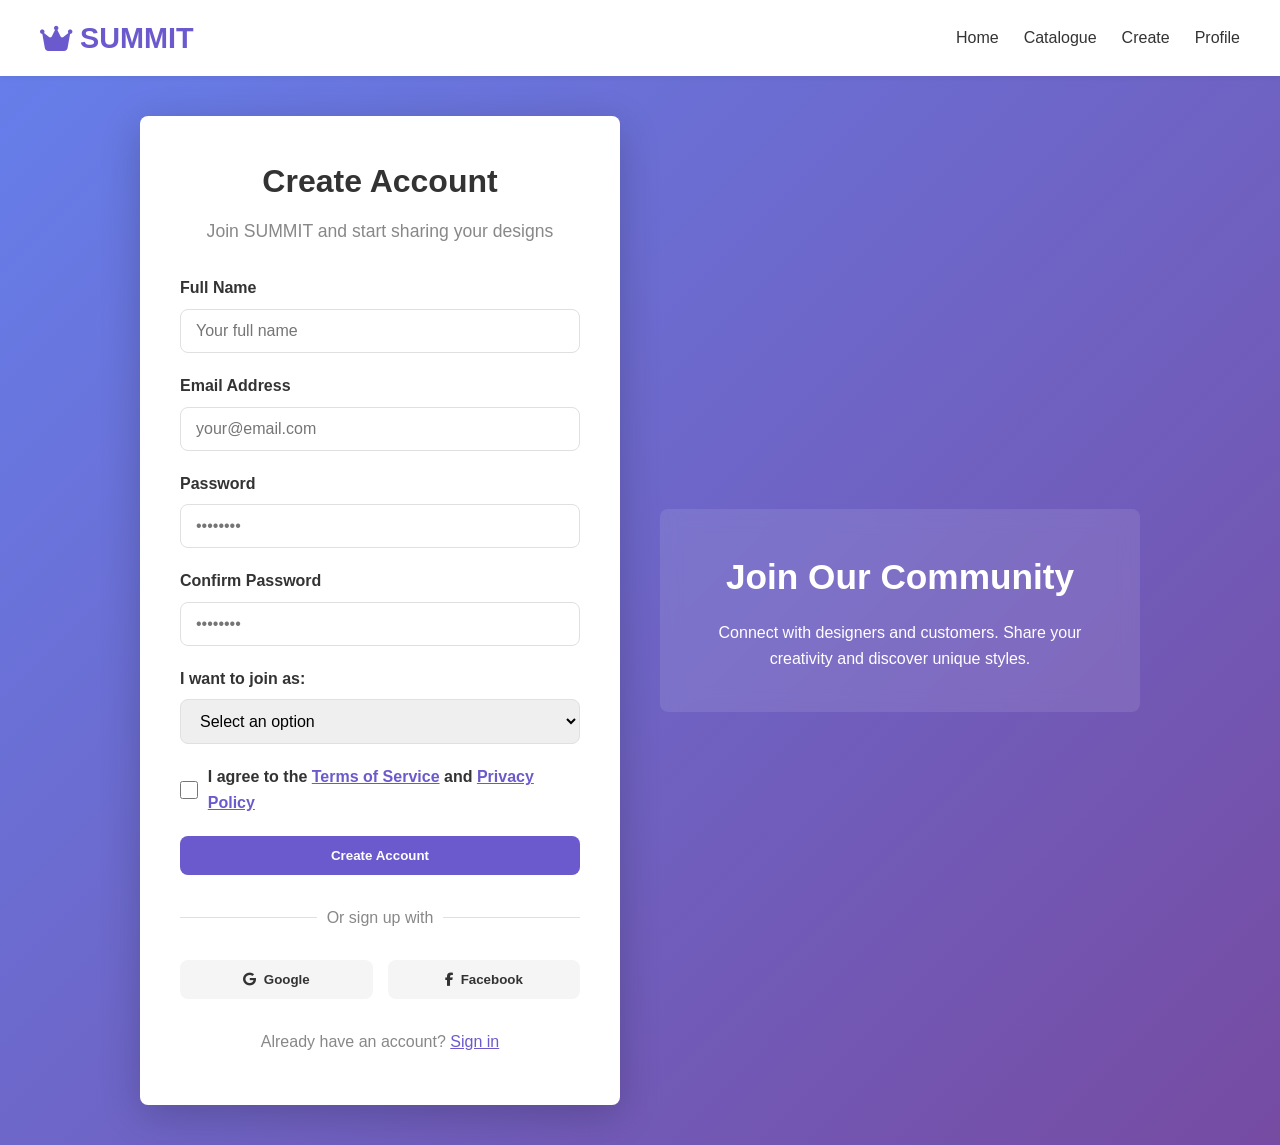
<file: register.html>
<!DOCTYPE html>
<html lang="en">
<head>
    <meta charset="UTF-8">
    <meta name="viewport" content="width=device-width, initial-scale=1.0">
    <title>Register - SUMMIT</title>
    <link rel="stylesheet" href="https://cdnjs.cloudflare.com/ajax/libs/font-awesome/6.4.0/css/all.min.css">
    <link rel="stylesheet" href="styles.css">
</head>
<body>
    <!-- Header -->
    <header>
        <div class="container header-container">
            <div class="logo">
                <i class="fas fa-crown"></i>
                <a href="index.html">SUMMIT</a>
            </div>
            <nav>
                <ul>
                    <li><a href="index.html" class="nav-link">Home</a></li>
                    <li><a href="catalogue.html" class="nav-link">Catalogue</a></li>
                    <li><a href="create-catalogue.html" class="nav-link">Create</a></li>
                    <li><a href="profile.html" class="nav-link">Profile</a></li>
                </ul>
            </nav>
            <div class="mobile-menu-btn">
                <i class="fas fa-bars"></i>
            </div>
        </div>
        <div class="mobile-nav">
            <ul>
                <li><a href="index.html" class="nav-link">Home</a></li>
                <li><a href="catalogue.html" class="nav-link">Catalogue</a></li>
                <li><a href="create-catalogue.html" class="nav-link">Create</a></li>
                <li><a href="profile.html" class="nav-link">Profile</a></li>
            </ul>
        </div>
    </header>

    <!-- Register Page -->
    <section id="register" class="auth-page">
        <div class="auth-container">
            <div class="auth-form-wrapper">
                <div class="auth-header">
                    <h1>Create Account</h1>
                    <p>Join SUMMIT and start sharing your designs</p>
                </div>

                <form id="registerForm" class="auth-form">
                    <div class="form-group">
                        <label for="fullname">Full Name</label>
                        <input type="text" id="fullname" name="fullname" class="form-control" placeholder="Your full name" required>
                    </div>

                    <div class="form-group">
                        <label for="email">Email Address</label>
                        <input type="email" id="email" name="email" class="form-control" placeholder="your@email.com" required>
                    </div>

                    <div class="form-group">
                        <label for="password">Password</label>
                        <input type="password" id="password" name="password" class="form-control" placeholder="••••••••" required>
                    </div>

                    <div class="form-group">
                        <label for="confirmPassword">Confirm Password</label>
                        <input type="password" id="confirmPassword" name="confirmPassword" class="form-control" placeholder="••••••••" required>
                    </div>

                    <div class="form-group">
                        <label for="userType">I want to join as:</label>
                        <select id="userType" name="userType" class="form-control" required>
                            <option value="">Select an option</option>
                            <option value="designer">Designer</option>
                            <option value="customer">Customer</option>
                            <option value="both">Both</option>
                        </select>
                    </div>

                    <div class="form-group checkbox">
                        <input type="checkbox" id="terms" name="terms" required>
                        <label for="terms">I agree to the <a href="#">Terms of Service</a> and <a href="#">Privacy Policy</a></label>
                    </div>

                    <button type="submit" class="btn btn-primary full-width">Create Account</button>
                </form>

                <div class="auth-divider">
                    <span>Or sign up with</span>
                </div>

                <div class="social-login">
                    <button class="btn btn-light social-btn">
                        <i class="fab fa-google"></i> Google
                    </button>
                    <button class="btn btn-light social-btn">
                        <i class="fab fa-facebook-f"></i> Facebook
                    </button>
                </div>

                <div class="auth-footer">
                    <p>Already have an account? <a href="login.html">Sign in</a></p>
                </div>
            </div>

            <div class="auth-image">
                <div class="auth-image-content">
                    <h2>Join Our Community</h2>
                    <p>Connect with designers and customers. Share your creativity and discover unique styles.</p>
                </div>
            </div>
        </div>
    </section>

    <script src="scripts.js"></script>
</body>
</html>
</file>
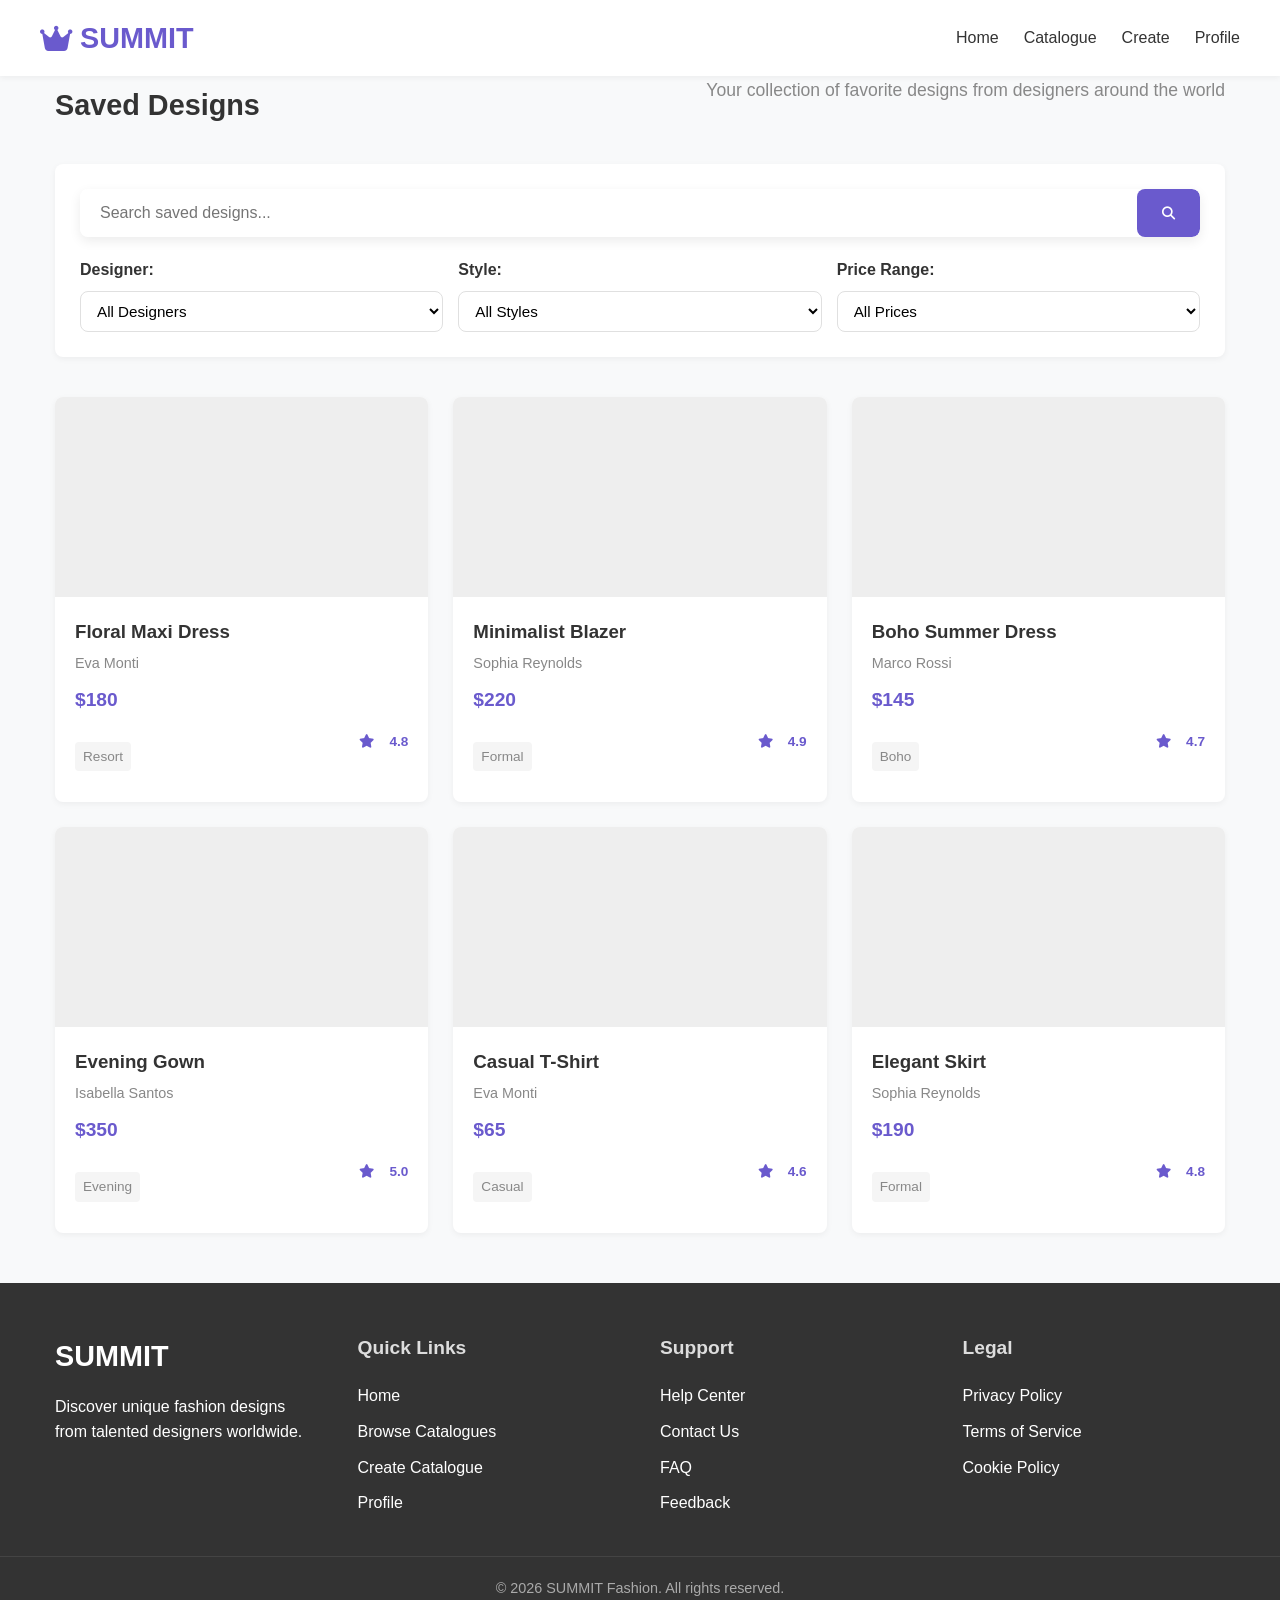
<file: saved-designs.html>
<!DOCTYPE html>
<html lang="en">
<head>
    <meta charset="UTF-8">
    <meta name="viewport" content="width=device-width, initial-scale=1.0">
    <title>Saved Designs</title>
    <link rel="stylesheet" href="https://cdnjs.cloudflare.com/ajax/libs/font-awesome/6.4.0/css/all.min.css">
    <link rel="stylesheet" href="styles.css">
</head>
<body>
    <!-- Header -->
    <header>
        <div class="container header-container">
            <div class="logo">
                <i class="fas fa-crown"></i>
                <a href="index.html">SUMMIT</a>
            </div>
            <nav>
                <ul>
                    <li><a href="index.html" class="nav-link">Home</a></li>
                    <li><a href="catalogue.html" class="nav-link">Catalogue</a></li>
                    <li><a href="create-catalogue.html" class="nav-link">Create</a></li>
                    <li><a href="profile.html" class="nav-link">Profile</a></li>
                </ul>
            </nav>
            <div class="mobile-menu-btn">
                <i class="fas fa-bars"></i>
            </div>
        </div>
        <div class="mobile-nav">
            <ul>
                <li><a href="index.html" class="nav-link">Home</a></li>
                <li><a href="catalogue.html" class="nav-link">Catalogue</a></li>
                <li><a href="create-catalogue.html" class="nav-link">Create</a></li>
                <li><a href="profile.html" class="nav-link">Profile</a></li>
            </ul>
        </div>
    </header>

    <!-- Saved Designs Page -->
    <section id="saved-designs" class="page">
        <div class="container">
            <div class="section-header">
                <h1 class="section-title">Saved Designs</h1>
                <p class="section-subtitle">Your collection of favorite designs from designers around the world</p>
            </div>

            <!-- Search and Filter Bar -->
            <div class="search-filter-container">
                <div class="search-bar">
                    <input type="text" id="designSearch" placeholder="Search saved designs..." class="search-input">
                    <button class="btn btn-primary"><i class="fas fa-search"></i></button>
                </div>
                
                <div class="filter-options">
                    <div class="filter-group">
                        <label for="designerFilter">Designer:</label>
                        <select id="designerFilter" class="form-control">
                            <option value="">All Designers</option>
                            <option value="eva-monti">Eva Monti</option>
                            <option value="sophia-reynolds">Sophia Reynolds</option>
                            <option value="marco-rossi">Marco Rossi</option>
                            <option value="isabella-santos">Isabella Santos</option>
                        </select>
                    </div>

                    <div class="filter-group">
                        <label for="styleFilter">Style:</label>
                        <select id="styleFilter" class="form-control">
                            <option value="">All Styles</option>
                            <option value="casual">Casual</option>
                            <option value="formal">Formal</option>
                            <option value="boho">Boho</option>
                            <option value="resort">Resort</option>
                            <option value="evening">Evening</option>
                        </select>
                    </div>

                    <div class="filter-group">
                        <label for="priceFilter">Price Range:</label>
                        <select id="priceFilter" class="form-control">
                            <option value="">All Prices</option>
                            <option value="0-100">$0 - $100</option>
                            <option value="100-250">$100 - $250</option>
                            <option value="250-500">$250 - $500</option>
                            <option value="500">$500+</option>
                        </select>
                    </div>
                </div>
            </div>

            <!-- Saved Designs Grid -->
            <div class="designs-grid">
                <!-- Design Card 1 -->
                <div class="card design-card">
                    <div class="design-image" style="background-image: url('https://images.unsplash.com/photo-1496747611176-843222e1e57c?ixlib=rb-1.2.1&auto=format&fit=crop&w=800&q=80');"></div>
                    <div class="design-overlay">
                        <button class="btn btn-primary"><i class="fas fa-eye"></i> View Details</button>
                        <button class="btn btn-light remove-save"><i class="fas fa-trash"></i> Remove</button>
                    </div>
                    <div class="design-info">
                        <h3 class="design-title">Floral Maxi Dress</h3>
                        <p class="design-designer">Eva Monti</p>
                        <p class="design-price">$180</p>
                        <div class="design-meta">
                            <span class="design-style">Resort</span>
                            <span class="design-rating"><i class="fas fa-star"></i> 4.8</span>
                        </div>
                    </div>
                </div>

                <!-- Design Card 2 -->
                <div class="card design-card">
                    <div class="design-image" style="background-image: url('https://images.unsplash.com/photo-1505696580271-e88ee6baf5d0?ixlib=rb-1.2.1&auto=format&fit=crop&w=800&q=80');"></div>
                    <div class="design-overlay">
                        <button class="btn btn-primary"><i class="fas fa-eye"></i> View Details</button>
                        <button class="btn btn-light remove-save"><i class="fas fa-trash"></i> Remove</button>
                    </div>
                    <div class="design-info">
                        <h3 class="design-title">Minimalist Blazer</h3>
                        <p class="design-designer">Sophia Reynolds</p>
                        <p class="design-price">$220</p>
                        <div class="design-meta">
                            <span class="design-style">Formal</span>
                            <span class="design-rating"><i class="fas fa-star"></i> 4.9</span>
                        </div>
                    </div>
                </div>

                <!-- Design Card 3 -->
                <div class="card design-card">
                    <div class="design-image" style="background-image: url('https://images.unsplash.com/photo-1515212335169-2fc375e90a0d?ixlib=rb-1.2.1&auto=format&fit=crop&w=800&q=80');"></div>
                    <div class="design-overlay">
                        <button class="btn btn-primary"><i class="fas fa-eye"></i> View Details</button>
                        <button class="btn btn-light remove-save"><i class="fas fa-trash"></i> Remove</button>
                    </div>
                    <div class="design-info">
                        <h3 class="design-title">Boho Summer Dress</h3>
                        <p class="design-designer">Marco Rossi</p>
                        <p class="design-price">$145</p>
                        <div class="design-meta">
                            <span class="design-style">Boho</span>
                            <span class="design-rating"><i class="fas fa-star"></i> 4.7</span>
                        </div>
                    </div>
                </div>

                <!-- Design Card 4 -->
                <div class="card design-card">
                    <div class="design-image" style="background-image: url('https://images.unsplash.com/photo-1520763185298-1b434c919abe?ixlib=rb-1.2.1&auto=format&fit=crop&w=800&q=80');"></div>
                    <div class="design-overlay">
                        <button class="btn btn-primary"><i class="fas fa-eye"></i> View Details</button>
                        <button class="btn btn-light remove-save"><i class="fas fa-trash"></i> Remove</button>
                    </div>
                    <div class="design-info">
                        <h3 class="design-title">Evening Gown</h3>
                        <p class="design-designer">Isabella Santos</p>
                        <p class="design-price">$350</p>
                        <div class="design-meta">
                            <span class="design-style">Evening</span>
                            <span class="design-rating"><i class="fas fa-star"></i> 5.0</span>
                        </div>
                    </div>
                </div>

                <!-- Design Card 5 -->
                <div class="card design-card">
                    <div class="design-image" style="background-image: url('https://images.unsplash.com/photo-1567406001024-bcb3aa50b49e?ixlib=rb-1.2.1&auto=format&fit=crop&w=800&q=80');"></div>
                    <div class="design-overlay">
                        <button class="btn btn-primary"><i class="fas fa-eye"></i> View Details</button>
                        <button class="btn btn-light remove-save"><i class="fas fa-trash"></i> Remove</button>
                    </div>
                    <div class="design-info">
                        <h3 class="design-title">Casual T-Shirt</h3>
                        <p class="design-designer">Eva Monti</p>
                        <p class="design-price">$65</p>
                        <div class="design-meta">
                            <span class="design-style">Casual</span>
                            <span class="design-rating"><i class="fas fa-star"></i> 4.6</span>
                        </div>
                    </div>
                </div>

                <!-- Design Card 6 -->
                <div class="card design-card">
                    <div class="design-image" style="background-image: url('https://images.unsplash.com/photo-1533453118928-5d1158a89e33?ixlib=rb-1.2.1&auto=format&fit=crop&w=800&q=80');"></div>
                    <div class="design-overlay">
                        <button class="btn btn-primary"><i class="fas fa-eye"></i> View Details</button>
                        <button class="btn btn-light remove-save"><i class="fas fa-trash"></i> Remove</button>
                    </div>
                    <div class="design-info">
                        <h3 class="design-title">Elegant Skirt</h3>
                        <p class="design-designer">Sophia Reynolds</p>
                        <p class="design-price">$190</p>
                        <div class="design-meta">
                            <span class="design-style">Formal</span>
                            <span class="design-rating"><i class="fas fa-star"></i> 4.8</span>
                        </div>
                    </div>
                </div>
            </div>

            <!-- Empty State (shown when no designs are saved) -->
            <div class="empty-state" id="emptyState" style="display: none;">
                <div class="empty-state-icon">
                    <i class="far fa-bookmark"></i>
                </div>
                <h2>No Saved Designs Yet</h2>
                <p>Start exploring and save your favorite designs to build your collection</p>
                <a href="catalogue.html" class="btn btn-primary">Browse Catalogues</a>
            </div>
        </div>
    </section>

    <!-- Footer -->
    <footer>
        <div class="container footer-container">
            <div class="footer-section">
                <div class="footer-logo">SUMMIT</div>
                <p>Discover unique fashion designs from talented designers worldwide.</p>
            </div>

            <div class="footer-section">
                <h3>Quick Links</h3>
                <ul>
                    <li><a href="index.html">Home</a></li>
                    <li><a href="catalogue.html">Browse Catalogues</a></li>
                    <li><a href="create-catalogue.html">Create Catalogue</a></li>
                    <li><a href="profile.html">Profile</a></li>
                </ul>
            </div>

            <div class="footer-section">
                <h3>Support</h3>
                <ul>
                    <li><a href="#">Help Center</a></li>
                    <li><a href="#">Contact Us</a></li>
                    <li><a href="#">FAQ</a></li>
                    <li><a href="#">Feedback</a></li>
                </ul>
            </div>

            <div class="footer-section">
                <h3>Legal</h3>
                <ul>
                    <li><a href="#">Privacy Policy</a></li>
                    <li><a href="#">Terms of Service</a></li>
                    <li><a href="#">Cookie Policy</a></li>
                </ul>
            </div>
        </div>

        <div class="copyright">
            <p>&copy; 2026 SUMMIT Fashion. All rights reserved.</p>
        </div>
    </footer>

    <script src="scripts.js"></script>
</body>
</html>
</file>
<file: styles.css>
/* Base Styles & Variables */
:root {
    --primary-color: #6a5acd;
    --primary-dark: #5849c4;
    --secondary-color: #f8f9fa;
    --dark-color: #333;
    --light-color: #fff;
    --gray-color: #888;
    --light-gray: #f5f5f5;
    --border-color: #e0e0e0;
    --shadow: 0 4px 12px rgba(0, 0, 0, 0.08);
    --shadow-light: 0 2px 6px rgba(0, 0, 0, 0.05);
    --border-radius: 8px;
    --transition: all 0.3s ease;
}

* {
    margin: 0;
    padding: 0;
    box-sizing: border-box;
    font-family: 'Segoe UI', Tahoma, Geneva, Verdana, sans-serif;
}

body {
    background-color: var(--secondary-color);
    color: var(--dark-color);
    line-height: 1.6;
}

a {
    text-decoration: none;
    color: inherit;
}

.container {
    width: 100%;
    max-width: 1200px;
    margin: 0 auto;
    padding: 0 15px;
}

.btn {
    display: inline-block;
    padding: 10px 20px;
    border-radius: var(--border-radius);
    border: none;
    cursor: pointer;
    font-weight: 600;
    transition: var(--transition);
}

.btn-primary {
    background-color: var(--primary-color);
    color: white;
}

.btn-primary:hover {
    background-color: var(--primary-dark);
}

.btn-outline {
    background-color: transparent;
    color: var(--primary-color);
    border: 1px solid var(--primary-color);
}

.btn-outline:hover {
    background-color: var(--primary-color);
    color: white;
}

.btn-light {
    background-color: var(--light-gray);
    color: var(--dark-color);
}

.btn-light:hover {
    background-color: #e9e9e9;
}

.btn-danger {
    background-color: #e74c3c;
    color: white;
}

.btn-danger:hover {
    background-color: #c0392b;
}

.info-box {
    background-color: #e3f2fd;
    border-left: 4px solid var(--primary-color);
    padding: 15px 20px;
    border-radius: var(--border-radius);
    margin-top: 20px;
    display: flex;
    gap: 15px;
    align-items: flex-start;
}

.info-box i {
    color: var(--primary-color);
    font-size: 20px;
    min-width: 20px;
    margin-top: 2px;
}

.info-box p {
    margin: 0;
    color: #333;
    line-height: 1.5;
}

.card {
    background-color: white;
    border-radius: var(--border-radius);
    box-shadow: var(--shadow-light);
    overflow: hidden;
    transition: var(--transition);
}

.card:hover {
    box-shadow: var(--shadow);
}

.section-header {
    margin-bottom: 30px;
    display: flex;
    justify-content: space-between;
    align-items: center;
}

.section-title {
    font-size: 1.8rem;
    font-weight: 700;
}

/* Header & Navigation */
header {
    background-color: white;
    box-shadow: var(--shadow-light);
    position: sticky;
    top: 0;
    z-index: 100;
}

.header-container {
    display: flex;
    justify-content: space-between;
    align-items: center;
    padding: 15px 0;
}

.logo {
    font-size: 1.8rem;
    font-weight: 700;
    color: var(--primary-color);
    display: flex;
    align-items: center;
}

.logo i {
    margin-right: 8px;
}

nav ul {
    display: flex;
    list-style: none;
}

nav ul li {
    margin-left: 25px;
}

nav ul li a {
    font-weight: 500;
    padding: 5px 0;
    position: relative;
}

nav ul li a:hover {
    color: var(--primary-color);
}

nav ul li a.active {
    color: var(--primary-color);
}

nav ul li a.active::after {
    content: '';
    position: absolute;
    bottom: -5px;
    left: 0;
    width: 100%;
    height: 2px;
    background-color: var(--primary-color);
}

.mobile-menu-btn {
    display: none;
    font-size: 1.5rem;
    cursor: pointer;
}

.mobile-nav {
    display: none;
    background-color: white;
    position: absolute;
    top: 100%;
    left: 0;
    width: 100%;
    box-shadow: var(--shadow);
    z-index: 99;
}

.mobile-nav ul {
    flex-direction: column;
    padding: 20px;
}

.mobile-nav ul li {
    margin: 0;
    margin-bottom: 15px;
}

.mobile-nav.active {
    display: block;
}

/* Home Page Styles */
.home-hero {
    padding: 40px 0;
    text-align: center;
}

.search-container {
    max-width: 600px;
    margin: 0 auto 40px;
}

.search-bar {
    display: flex;
    box-shadow: var(--shadow);
    border-radius: var(--border-radius);
    overflow: hidden;
}

.search-bar input {
    flex: 1;
    padding: 15px 20px;
    border: none;
    font-size: 1rem;
}

.search-bar button {
    background-color: var(--primary-color);
    color: white;
    border: none;
    padding: 0 25px;
    cursor: pointer;
}

.category-tabs {
    display: flex;
    flex-wrap: wrap;
    justify-content: center;
    gap: 10px;
    margin-bottom: 40px;
}

.category-tab {
    padding: 8px 16px;
    background-color: white;
    border-radius: 30px;
    font-weight: 500;
    box-shadow: var(--shadow-light);
    cursor: pointer;
    transition: var(--transition);
}

.category-tab.active,
.category-tab:hover {
    background-color: var(--primary-color);
    color: white;
}

.designs-grid {
    display: grid;
    grid-template-columns: repeat(auto-fill, minmax(280px, 1fr));
    gap: 25px;
    margin-bottom: 50px;
}

.design-card {
    height: 100%;
}

.design-image {
    height: 200px;
    width: 100%;
    background-color: #eee;
    background-size: cover;
    background-position: center;
}

.design-info {
    padding: 20px;
}

.design-title {
    font-weight: 600;
    margin-bottom: 5px;
}

.design-designer {
    color: var(--gray-color);
    font-size: 0.9rem;
    margin-bottom: 10px;
}

.design-price {
    font-weight: 700;
    color: var(--primary-color);
    font-size: 1.2rem;
    margin-bottom: 15px;
}

/* Catalogue Detail Page */
.catalogue-header {
    background: linear-gradient(135deg, #f5f7fa 0%, #c3cfe2 100%);
    padding: 40px 0;
    margin-bottom: 40px;
}

.catalogue-title {
    font-size: 2.2rem;
    margin-bottom: 10px;
}

.catalogue-subtitle {
    color: var(--gray-color);
    font-size: 1.2rem;
    margin-bottom: 20px;
}

.catalogue-designer {
    display: flex;
    align-items: center;
    margin-bottom: 30px;
}

.designer-avatar {
    width: 60px;
    height: 60px;
    border-radius: 50%;
    background-color: #ddd;
    margin-right: 15px;
    background-image: url('https://randomuser.me/api/portraits/women/44.jpg');
    background-size: cover;
}

.designer-info h3 {
    font-size: 1.3rem;
    margin-bottom: 5px;
}

.designer-info p {
    color: var(--gray-color);
}

.catalogue-actions {
    display: flex;
    flex-wrap: wrap;
    gap: 15px;
    margin-bottom: 40px;
}

.catalogue-details {
    background-color: white;
    padding: 25px;
    border-radius: var(--border-radius);
    box-shadow: var(--shadow-light);
    margin-bottom: 40px;
}

.catalogue-details h3 {
    margin-bottom: 20px;
    font-size: 1.4rem;
}

.details-list {
    list-style: none;
}

.details-list li {
    padding: 10px 0;
    border-bottom: 1px solid var(--border-color);
    display: flex;
}

.details-list li:last-child {
    border-bottom: none;
}

.detail-label {
    font-weight: 600;
    min-width: 120px;
}

/* Create Catalogue Page */
.create-catalogue-container {
    display: grid;
    grid-template-columns: 250px 1fr;
    gap: 40px;
    padding: 40px 0;
}

.dashboard-sidebar {
    background-color: white;
    border-radius: var(--border-radius);
    padding: 25px;
    box-shadow: var(--shadow-light);
    height: fit-content;
}

.dashboard-sidebar ul {
    list-style: none;
}

.dashboard-sidebar ul li {
    padding: 15px 0;
    border-bottom: 1px solid var(--border-color);
}

.dashboard-sidebar ul li:last-child {
    border-bottom: none;
}

.dashboard-sidebar ul li a {
    display: flex;
    align-items: center;
    font-weight: 500;
}

.dashboard-sidebar ul li a i {
    margin-right: 10px;
    width: 20px;
    color: var(--primary-color);
}

.dashboard-sidebar ul li a.active {
    color: var(--primary-color);
}

.create-form {
    background-color: white;
    border-radius: var(--border-radius);
    padding: 30px;
    box-shadow: var(--shadow-light);
}

.form-group {
    margin-bottom: 25px;
}

.form-group label {
    display: block;
    font-weight: 600;
    margin-bottom: 8px;
}

.form-control {
    width: 100%;
    padding: 12px 15px;
    border: 1px solid var(--border-color);
    border-radius: var(--border-radius);
    font-size: 1rem;
}

.form-control:focus {
    outline: none;
    border-color: var(--primary-color);
}

.upload-area {
    border: 2px dashed var(--border-color);
    border-radius: var(--border-radius);
    padding: 40px;
    text-align: center;
    cursor: pointer;
}

.upload-area:hover {
    border-color: var(--primary-color);
}

.upload-area i {
    font-size: 2.5rem;
    color: var(--gray-color);
    margin-bottom: 15px;
}

.image-input {
    border: 2px dashed var(--border-color);
    padding: 20px;
    text-align: center;
    cursor: pointer;
    transition: var(--transition);
}

.image-input:hover {
    border-color: var(--primary-color);
}

.image-input:focus {
    outline: none;
    border-color: var(--primary-color);
    box-shadow: 0 0 0 3px rgba(106, 90, 205, 0.1);
}

.designs-list {
    display: grid;
    grid-template-columns: repeat(auto-fill, minmax(150px, 1fr));
    gap: 20px;
    margin-top: 20px;
}

.design-item {
    background-color: var(--light-gray);
    border-radius: var(--border-radius);
    padding: 20px;
    text-align: center;
    cursor: pointer;
    transition: var(--transition);
}

.design-item:hover {
    background-color: #e9e9e9;
}

.design-item i {
    font-size: 2rem;
    color: var(--gray-color);
    margin-bottom: 10px;
}

.form-actions {
    display: flex;
    gap: 15px;
    margin-top: 30px;
}

/* Designer Profile Page */
.designer-profile-header {
    background-color: white;
    padding: 40px 0;
    margin-bottom: 40px;
    box-shadow: var(--shadow-light);
}

.designer-profile-container {
    display: flex;
    align-items: center;
}

.designer-avatar-large {
    width: 120px;
    height: 120px;
    border-radius: 50%;
    background-color: #ddd;
    margin-right: 30px;
    background-image: url('https://randomuser.me/api/portraits/women/44.jpg');
    background-size: cover;
}

.designer-info-large h1 {
    font-size: 2.2rem;
    margin-bottom: 5px;
}

.designer-info-large p {
    color: var(--gray-color);
    font-size: 1.1rem;
    margin-bottom: 15px;
}

.profile-tabs {
    display: flex;
    border-bottom: 1px solid var(--border-color);
    margin-bottom: 30px;
}

.profile-tab {
    padding: 15px 25px;
    font-weight: 500;
    cursor: pointer;
    border-bottom: 3px solid transparent;
}

.profile-tab.active {
    color: var(--primary-color);
    border-bottom: 3px solid var(--primary-color);
}

.catalogues-grid {
    display: grid;
    grid-template-columns: repeat(auto-fill, minmax(300px, 1fr));
    gap: 30px;
    margin-bottom: 50px;
}

.catalogue-card {
    height: 100%;
}

.catalogue-card-image {
    height: 180px;
    width: 100%;
    background-color: #eee;
    background-size: cover;
    background-position: center;
}

.catalogue-card-info {
    padding: 20px;
}

.catalogue-card-title {
    font-weight: 700;
    font-size: 1.3rem;
    margin-bottom: 10px;
}

.catalogue-card-count {
    color: var(--gray-color);
    font-size: 0.9rem;
}

.analytics-overview {
    display: grid;
    grid-template-columns: repeat(auto-fit, minmax(200px, 1fr));
    gap: 20px;
    margin-bottom: 40px;
}

.analytic-card {
    text-align: center;
    padding: 25px;
}

.analytic-card .number {
    font-size: 2.5rem;
    font-weight: 700;
    color: var(--primary-color);
    margin-bottom: 5px;
}

.analytic-card .label {
    color: var(--gray-color);
    font-size: 0.9rem;
}

/* Footer */
footer {
    background-color: var(--dark-color);
    color: white;
    padding: 50px 0 20px;
    margin-top: 50px;
}

.footer-container {
    display: grid;
    grid-template-columns: repeat(auto-fit, minmax(200px, 1fr));
    gap: 40px;
    margin-bottom: 30px;
}

.footer-logo {
    font-size: 1.8rem;
    font-weight: 700;
    margin-bottom: 15px;
}

.footer-section h3 {
    font-size: 1.2rem;
    margin-bottom: 20px;
    color: #ddd;
}

.footer-section ul {
    list-style: none;
}

.footer-section ul li {
    margin-bottom: 10px;
}

.footer-section ul li a:hover {
    color: #ddd;
}

.copyright {
    text-align: center;
    padding-top: 20px;
    border-top: 1px solid #444;
    color: #aaa;
    font-size: 0.9rem;
}

/* Page Container */
/* .page {
    display: none;
}

.page.active {
    display: block;
} */

/* Responsive Styles */
@media (max-width: 992px) {
    .create-catalogue-container {
        grid-template-columns: 1fr;
    }

    .designer-profile-container {
        flex-direction: column;
        text-align: center;
    }

    .designer-avatar-large {
        margin-right: 0;
        margin-bottom: 20px;
    }

    .catalogue-header {
        text-align: center;
    }

    .catalogue-designer {
        justify-content: center;
    }
}

@media (max-width: 768px) {
    .header-container nav {
        display: none;
    }

    .mobile-menu-btn {
        display: block;
    }

    .profile-tabs {
        overflow-x: auto;
        white-space: nowrap;
    }

    .catalogue-actions {
        justify-content: center;
    }

    .form-actions {
        flex-direction: column;
    }

    .form-actions .btn {
        width: 100%;
    }
}

@media (max-width: 576px) {
    .designs-grid {
        grid-template-columns: 1fr;
    }

    .catalogues-grid {
        grid-template-columns: 1fr;
    }

    .catalogue-title {
        font-size: 1.8rem;
    }

    .search-bar {
        flex-direction: column;
    }

    .search-bar input {
        border-radius: var(--border-radius) var(--border-radius) 0 0;
    }

    .search-bar button {
        border-radius: 0 0 var(--border-radius) var(--border-radius);
        padding: 15px;
    }
}

/* Search & Filter Styles */
.search-filter-container {
    margin-bottom: 40px;
    padding: 25px;
    background-color: white;
    border-radius: var(--border-radius);
    box-shadow: var(--shadow-light);
}

.search-bar {
    display: flex;
    gap: 10px;
    margin-bottom: 20px;
}

.search-input {
    flex: 1;
    padding: 12px 15px;
    border: 1px solid var(--border-color);
    border-radius: var(--border-radius);
    font-size: 1rem;
}

.search-input:focus {
    outline: none;
    border-color: var(--primary-color);
}

.filter-options {
    display: grid;
    grid-template-columns: repeat(auto-fit, minmax(200px, 1fr));
    gap: 15px;
}

.filter-group {
    display: flex;
    flex-direction: column;
}

.filter-group label {
    font-weight: 600;
    margin-bottom: 8px;
    color: var(--dark-color);
}

.filter-group select {
    padding: 10px 12px;
    border: 1px solid var(--border-color);
    border-radius: var(--border-radius);
    font-size: 0.95rem;
    background-color: white;
}

.filter-group select:focus {
    outline: none;
    border-color: var(--primary-color);
}

/* Design Card Enhancements */
.design-card {
    position: relative;
    overflow: hidden;
    transition: var(--transition);
}

.design-card:hover {
    transform: translateY(-5px);
}

.design-overlay {
    position: absolute;
    top: 0;
    left: 0;
    right: 0;
    bottom: 0;
    background-color: rgba(0, 0, 0, 0.7);
    display: flex;
    flex-direction: column;
    align-items: center;
    justify-content: center;
    gap: 10px;
    opacity: 0;
    transition: var(--transition);
    padding: 20px;
    text-align: center;
}

.design-card:hover .design-overlay {
    opacity: 1;
}

.design-overlay .btn {
    width: 100%;
}

.design-meta {
    display: flex;
    justify-content: space-between;
    align-items: center;
    margin-top: 10px;
    font-size: 0.85rem;
}

.design-style {
    background-color: var(--light-gray);
    padding: 4px 8px;
    border-radius: 4px;
    color: var(--gray-color);
}

.design-rating {
    color: var(--primary-color);
    font-weight: 600;
}

/* Empty State */
.empty-state {
    text-align: center;
    padding: 80px 20px;
}

.empty-state-icon {
    font-size: 5rem;
    color: var(--light-gray);
    margin-bottom: 30px;
}

.empty-state h2 {
    font-size: 1.8rem;
    margin-bottom: 10px;
    color: var(--dark-color);
}

.empty-state p {
    color: var(--gray-color);
    margin-bottom: 30px;
    font-size: 1rem;
}

/* Section Subtitle */
.section-subtitle {
    color: var(--gray-color);
    font-size: 1.1rem;
    margin-bottom: 30px;
}

/* Responsive */
@media (max-width: 768px) {
    .filter-options {
        grid-template-columns: 1fr;
    }

    .design-overlay {
        opacity: 1;
    }

    .empty-state-icon {
        font-size: 3rem;
    }

    .empty-state h2 {
        font-size: 1.5rem;
    }
}

/* Designers Page */
.designers-grid {
    display: grid;
    grid-template-columns: repeat(auto-fill, minmax(300px, 1fr));
    gap: 30px;
    margin-bottom: 50px;
}

.designer-card {
    display: flex;
    flex-direction: column;
    text-align: center;
    padding: 30px;
}

.designer-avatar {
    width: 150px;
    height: 150px;
    border-radius: 50%;
    background-color: #ddd;
    margin: 0 auto 20px;
    background-size: cover;
    background-position: center;
}

.designer-card-info {
    display: flex;
    flex-direction: column;
}

.designer-name {
    font-size: 1.4rem;
    font-weight: 700;
    margin-bottom: 5px;
}

.designer-location {
    color: var(--gray-color);
    font-size: 0.9rem;
    margin-bottom: 5px;
}

.designer-specialty {
    color: var(--primary-color);
    font-weight: 600;
    margin-bottom: 15px;
}

.designer-stats {
    display: flex;
    justify-content: center;
    gap: 20px;
    margin-bottom: 20px;
    color: var(--gray-color);
    font-size: 0.9rem;
}

.designer-stats span {
    display: flex;
    align-items: center;
    gap: 5px;
}

/* Design Detail Page */
.design-detail-container {
    display: grid;
    grid-template-columns: 1fr 1fr;
    gap: 40px;
    padding: 40px 0;
    background-color: white;
    padding: 30px;
    border-radius: var(--border-radius);
    box-shadow: var(--shadow-light);
    margin-bottom: 40px;
}

.design-detail-image {
    position: relative;
    overflow: hidden;
    border-radius: var(--border-radius);
}

.design-detail-image img {
    width: 100%;
    height: auto;
    display: block;
}

.design-detail-info h1 {
    font-size: 2rem;
    margin-bottom: 10px;
}

.design-designer-link {
    color: var(--gray-color);
    font-size: 1.1rem;
    margin-bottom: 20px;
}

.design-designer-link a {
    color: var(--primary-color);
    font-weight: 600;
}

.design-rating {
    display: flex;
    align-items: center;
    gap: 15px;
    margin-bottom: 30px;
}

.stars {
    display: flex;
    gap: 3px;
    color: #FFD700;
    font-size: 1.1rem;
}

.rating-text {
    color: var(--gray-color);
}

.design-price-section {
    margin-bottom: 30px;
    padding-bottom: 30px;
    border-bottom: 1px solid var(--border-color);
}

.design-price-section h2 {
    color: var(--primary-color);
    font-size: 2rem;
    margin-bottom: 5px;
}

.price-note {
    color: var(--gray-color);
    font-size: 0.9rem;
}

.design-description {
    margin-bottom: 30px;
}

.design-description h3 {
    font-weight: 700;
    margin-bottom: 10px;
}

.design-specs {
    margin-bottom: 30px;
}

.design-specs h3 {
    font-weight: 700;
    margin-bottom: 15px;
}

.specs-grid {
    display: grid;
    grid-template-columns: repeat(2, 1fr);
    gap: 15px;
}

.spec-item label {
    font-weight: 600;
    color: var(--primary-color);
    display: block;
    margin-bottom: 5px;
}

.design-colors {
    margin-bottom: 30px;
}

.design-colors h3 {
    font-weight: 700;
    margin-bottom: 15px;
}

.color-swatches {
    display: flex;
    gap: 15px;
    flex-wrap: wrap;
}

.color-swatch {
    width: 50px;
    height: 50px;
    border-radius: 50%;
    border: 2px solid var(--border-color);
    cursor: pointer;
    transition: var(--transition);
}

.color-swatch:hover {
    transform: scale(1.1);
    border-color: var(--primary-color);
}

.design-actions {
    display: flex;
    flex-direction: column;
    gap: 15px;
}

.design-actions .btn {
    width: 100%;
    padding: 15px;
}

.related-designs {
    padding: 40px 0;
}

.related-designs h2 {
    margin-bottom: 30px;
    font-size: 1.8rem;
}

/* Authentication Pages */
.auth-page {
    min-height: 100vh;
    display: flex;
    align-items: center;
    background: linear-gradient(135deg, #667eea 0%, #764ba2 100%);
    padding: 40px 20px;
}

.auth-container {
    display: grid;
    grid-template-columns: 1fr 1fr;
    gap: 40px;
    max-width: 1000px;
    margin: 0 auto;
    align-items: center;
}

.auth-form-wrapper {
    background-color: white;
    padding: 40px;
    border-radius: var(--border-radius);
    box-shadow: 0 10px 40px rgba(0, 0, 0, 0.2);
}

.auth-header {
    margin-bottom: 30px;
    text-align: center;
}

.auth-header h1 {
    font-size: 2rem;
    margin-bottom: 10px;
}

.auth-header p {
    color: var(--gray-color);
    font-size: 1.1rem;
}

.auth-form {
    margin-bottom: 20px;
}

.auth-form .form-group {
    margin-bottom: 20px;
}

.auth-form .form-group label {
    font-weight: 600;
    margin-bottom: 8px;
    display: block;
}

.auth-form .form-control {
    width: 100%;
    padding: 12px 15px;
    border: 1px solid var(--border-color);
    border-radius: var(--border-radius);
    font-size: 1rem;
}

.auth-form .form-control:focus {
    outline: none;
    border-color: var(--primary-color);
}

.auth-form .checkbox {
    display: flex;
    align-items: center;
    margin-bottom: 20px;
}

.auth-form .checkbox input {
    margin-right: 10px;
    width: 18px;
    height: 18px;
    cursor: pointer;
}

.auth-form .checkbox label {
    margin-bottom: 0;
    cursor: pointer;
}

.auth-form .checkbox label a {
    color: var(--primary-color);
    text-decoration: underline;
}

.full-width {
    width: 100%;
    padding: 12px;
}

.auth-divider {
    text-align: center;
    margin: 30px 0;
    color: var(--gray-color);
    position: relative;
}

.auth-divider::before {
    content: '';
    position: absolute;
    top: 50%;
    left: 0;
    right: 0;
    height: 1px;
    background-color: var(--border-color);
}

.auth-divider span {
    background-color: white;
    padding: 0 10px;
    position: relative;
}

.social-login {
    display: flex;
    gap: 15px;
    margin-bottom: 30px;
}

.social-btn {
    flex: 1;
    display: flex;
    align-items: center;
    justify-content: center;
    gap: 8px;
    padding: 12px;
}

.auth-footer {
    text-align: center;
}

.auth-footer p {
    margin-bottom: 10px;
    color: var(--gray-color);
}

.auth-footer p a {
    color: var(--primary-color);
    text-decoration: underline;
}

.auth-image {
    color: white;
    background: rgba(255, 255, 255, 0.1);
    padding: 40px;
    border-radius: var(--border-radius);
    backdrop-filter: blur(10px);
    text-align: center;
}

.auth-image-content h2 {
    font-size: 2.2rem;
    margin-bottom: 15px;
}

/* Responsive Auth */
@media (max-width: 768px) {
    .auth-container {
        grid-template-columns: 1fr;
    }

    .auth-image {
        display: none;
    }

    .design-detail-container {
        grid-template-columns: 1fr;
    }

    .specs-grid {
        grid-template-columns: 1fr;
    }
}
</file>
